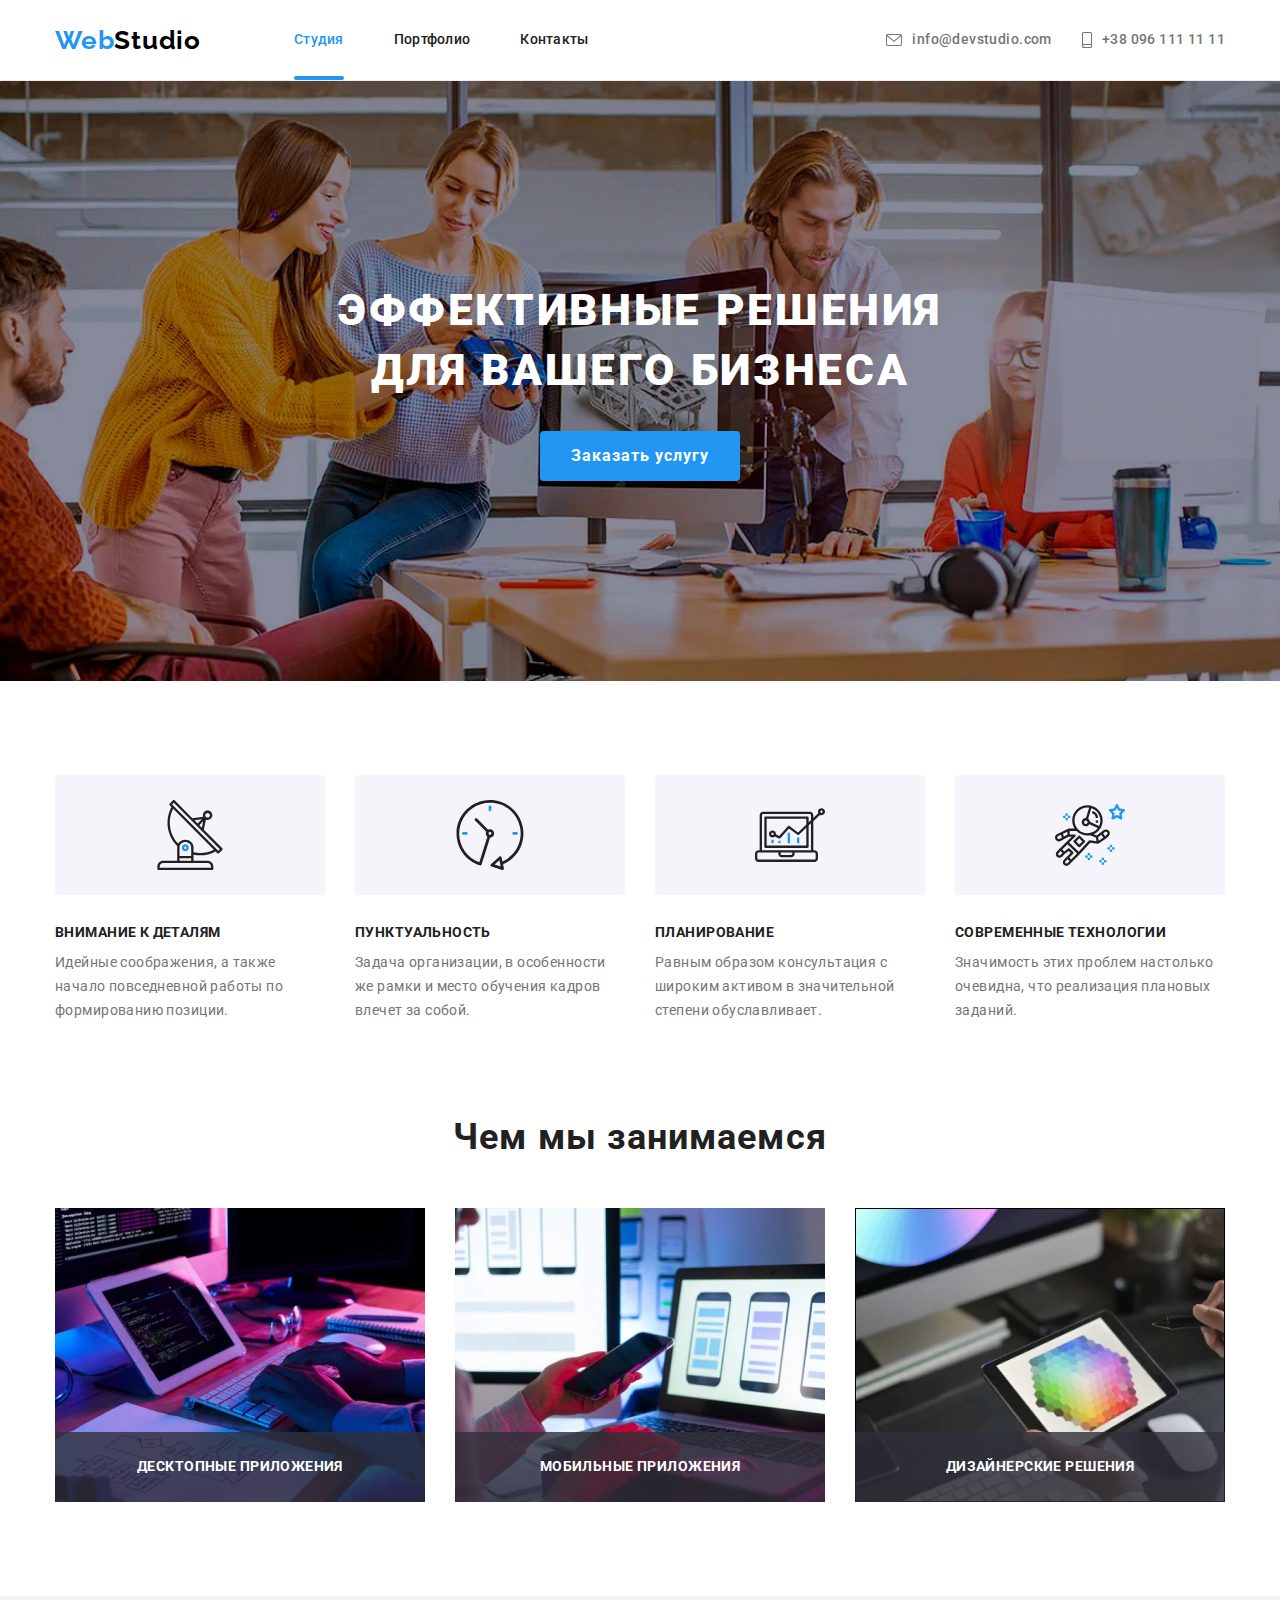
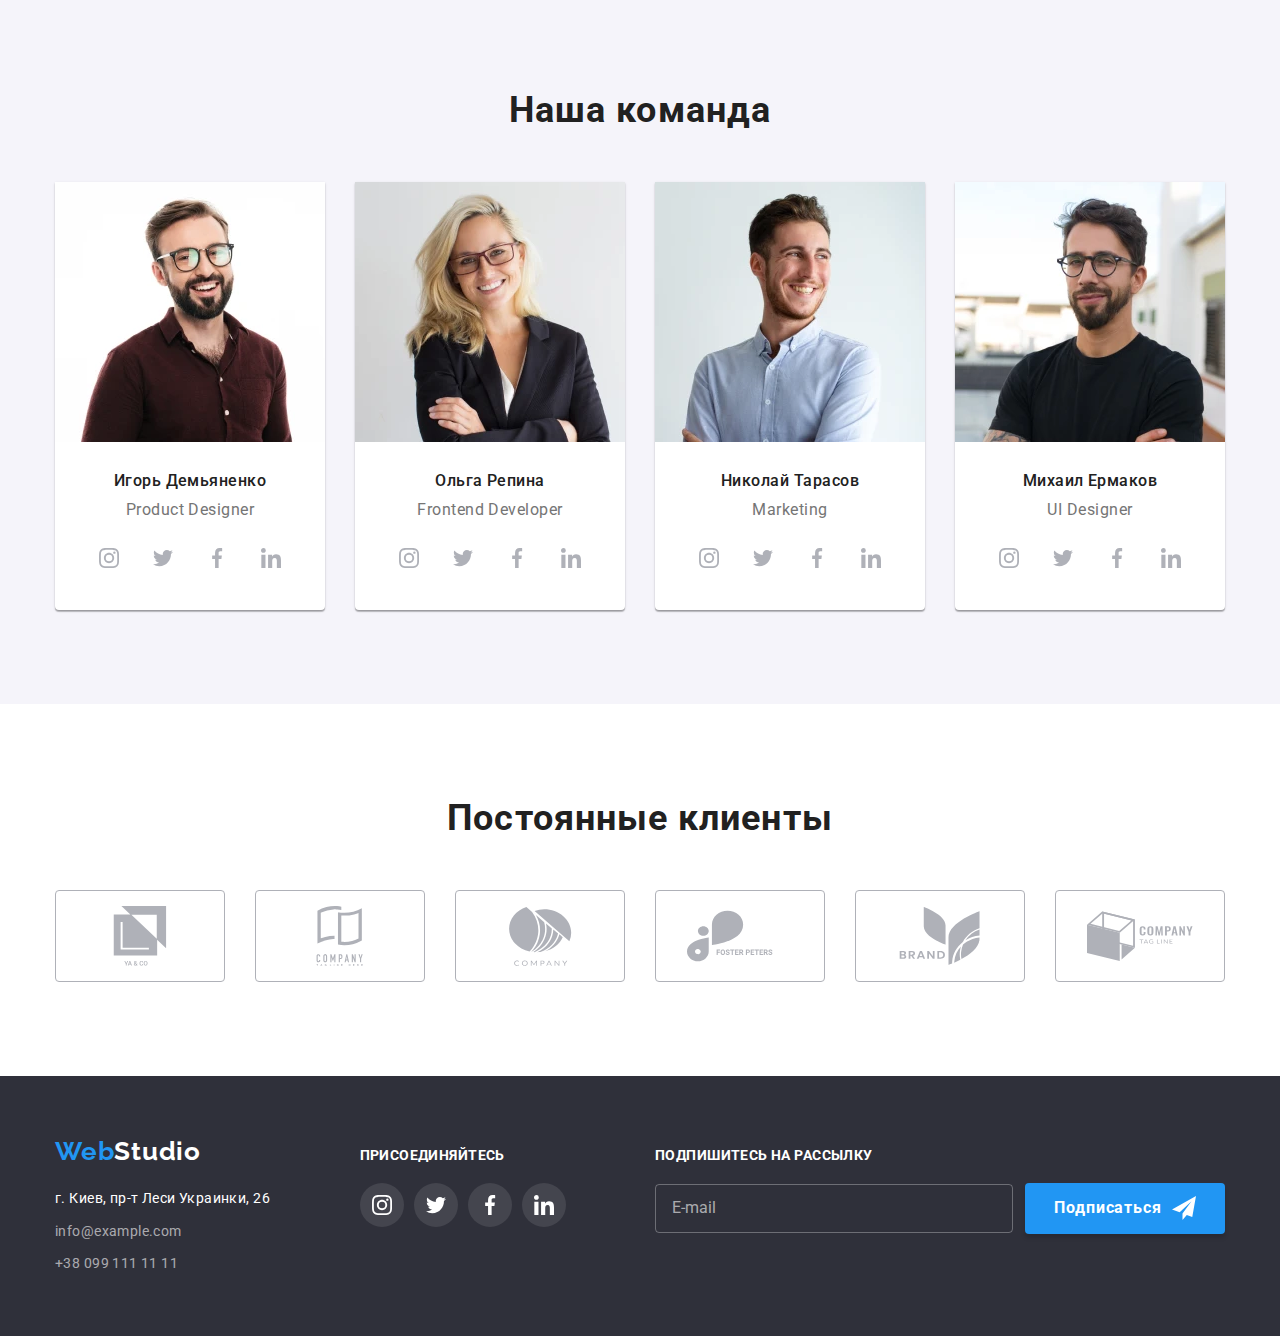
<file: index.html>
<!DOCTYPE html>
<html lang="ru">
  <head>
    <meta charset="UTF-8" />
    <meta http-equiv="X-UA-Compatible" content="IE=edge" />
    <meta name="viewport" content="width=device-width, initial-scale=1.0" />
    <title>Web Studio</title>
    <!-- fonts -->
    <link rel="preconnect" href="https://fonts.googleapis.com" />
    <link rel="preconnect" href="https://fonts.gstatic.com" crossorigin />
    <link
      rel="stylesheet"
      href="https://fonts.googleapis.com/css2?family=Montserrat:wght@400;700&family=Raleway:wght@700&family=Roboto:wght@400;500;700;900&display=swap"
    />
    <!-- Normalize -->
    <link
      rel="stylesheet"
      href="https://cdn.jsdelivr.net/npm/modern-normalize@1.1.0/modern-normalize.css"
      integrity="sha256-tNxXsOT6dx9hXElc6ZSLWyMEp94gnMIxPGrJqzCZ1Ww="
      crossorigin="anonymous"
    />
    <!-- custom styles -->
    <link rel="stylesheet" href="./css/main.min.css" />
  </head>

  <body>
    <!-- Шапка сайта -->
    <header class="header">
      <div class="container header__container">
        <a class="link logo" href="./index.html"
          >Web<span class="logo--black">Studio</span></a
        >

        <button
          class="btn mob-menu-btn mob-menu-btn--open"
          data-menu-button
          type="button"
        >
          <svg width="40" height="40" aria-label="Кнопка открытия меню">
            <use
              class="mob-menu-btn__icon-burger"
              href="./images/sprite.svg#menu-burger"
            ></use>
            <use
              class="mob-menu-btn__icon-close"
              href="./images/sprite.svg#menu-close"
            ></use>
          </svg>
        </button>

        <div class="mobile-menu__group" data-menu>
          <nav class="header__navigation">
            <ul class="list menu">
              <li class="menu__item">
                <a
                  class="link menu__link menu__link--active"
                  href="./index.html"
                  >Студия</a
                >
              </li>

              <li class="menu__item">
                <a class="link menu__link" href="./portfolio.html">Портфолио</a>
              </li>

              <li class="menu__item">
                <a class="link menu__link" href="">Контакты</a>
              </li>
            </ul>
          </nav>

          <ul class="list contact header__contact">
            <li class="contact__item">
              <a
                class="link contact__link header__contact-link--mob-mail"
                href="mailto:info@devstudio.com"
              >
                <svg class="contact__icon" width="16" height="12">
                  <use href="./images/sprite.svg#mail"></use>
                </svg>
                info@devstudio.com</a
              >
            </li>

            <li class="contact__item">
              <a
                class="link contact__link header__contact-link--mob-tel"
                href="tel:+380961111111"
              >
                <svg class="contact__icon" width="10" height="16">
                  <use href="./images/sprite.svg#smartphone"></use>
                </svg>
                +38 096 111 11 11</a
              >
            </li>
          </ul>

          <ul class="list mobile-menu__social-list">
            <li class="mobile-menu__social-item">
              <a class="link mobile-menu__social-link" href="">Instagram</a>
            </li>
            <li class="mobile-menu__social-item">
              <a class="link mobile-menu__social-link" href="">Twitter</a>
            </li>
            <li class="mobile-menu__social-item">
              <a class="link mobile-menu__social-link" href="">Facebook</a>
            </li>
            <li class="mobile-menu__social-item">
              <a class="link mobile-menu__social-link" href="">LinkedIn</a>
            </li>
          </ul>
        </div>
      </div>
    </header>

    <main class="main">
      <!-- Блок Герой -->
      <section class="hero">
        <div class="container hero__container">
          <h1 class="hero__title">Эффективные решения для вашего бизнеса</h1>
          <div class="blas">
            <button class="btn btn-standart" data-modal-open type="button">
              Заказать услугу
            </button>
          </div>

          <div class="backdrop is-hidden" data-modal>
            <div class="modal">
              <button class="btn btn-close" data-modal-close type="button">
                <svg class="btn-close__icon" width="18" height="18">
                  <use href="./images/sprite.svg#close"></use>
                </svg>
              </button>

              <b class="modal__title"
                >Оставьте свои данные, мы вам перезвоним</b
              >

              <form class="form modal__form">
                <label class="form__label">
                  <span class="form__label-text"> Имя </span>
                  <span class="form__input-box">
                    <input class="form__input" type="text" name="name" />
                    <svg class="form__icon" width="18" height="18">
                      <use href="./images/sprite.svg#person"></use>
                    </svg>
                  </span>
                </label>

                <label class="form__label">
                  <span class="form__label-text"> Телефон </span>
                  <span class="form__input-box">
                    <input class="form__input" type="tel" name="tel" />
                    <svg class="form__icon" width="18" height="18">
                      <use href="./images/sprite.svg#phone"></use>
                    </svg>
                  </span>
                </label>

                <label class="form__label">
                  <span class="form__label-text"> Почта </span>
                  <span class="form__input-box">
                    <input class="form__input" type="email" name="mail" />
                    <svg class="form__icon" width="18" height="18">
                      <use href="./images/sprite.svg#email"></use>
                    </svg>
                  </span>
                </label>

                <label class="form__label comment">
                  <span class="form__label-text"> Комментарий </span>
                  <textarea
                    class="form__textarea"
                    name="coment"
                    cols="30"
                    rows="5"
                    placeholder="Введите текст"
                  ></textarea>
                </label>

                <label class="form__label confirm">
                  <input
                    class="form__checkbox"
                    type="checkbox"
                    name="checkbox"
                  />
                  <svg class="form__custom-checkbox" width="15" height="15">
                    <use href="./images/sprite.svg#icon-check"></use>
                  </svg>
                  <span class="confirm__label-text">
                    Соглашаюсь с рассылкой и принимаю
                    <a class="confirm__link-checkbox" href=""
                      >Условия договора</a
                    >
                  </span>
                </label>

                <button class="btn form__btn-submit" type="submit">
                  Отправить
                </button>
              </form>
            </div>
          </div>
        </div>
      </section>

      <!-- Особенности -->
      <section class="particular">
        <div class="container particular__container">
          <h2 class="visually-hidden">Особенности</h2>

          <ul class="particular__card-list list">
            <li class="particular__card">
              <div class="particular__icon-box">
                <svg width="70" height="70">
                  <use href="./images/sprite.svg#antenna"></use>
                </svg>
              </div>
              <h3 class="particular__card-title">Внимание к деталям</h3>

              <p class="particular__card-text">
                Идейные соображения, а также начало повседневной работы по
                формированию позиции.
              </p>
            </li>

            <li class="particular__card">
              <div class="particular__icon-box">
                <svg width="70" height="70">
                  <use href="./images/sprite.svg#clock"></use>
                </svg>
              </div>
              <h3 class="particular__card-title">Пунктуальность</h3>

              <p class="particular__card-text">
                Задача организации, в особенности же рамки и место обучения
                кадров влечет за собой.
              </p>
            </li>

            <li class="particular__card">
              <div class="particular__icon-box">
                <svg width="70" height="70">
                  <use href="./images/sprite.svg#diagram"></use>
                </svg>
              </div>
              <h3 class="particular__card-title">Планирование</h3>

              <p class="particular__card-text">
                Равным образом консультация с широким активом в значительной
                степени обуславливает.
              </p>
            </li>

            <li class="particular__card">
              <div class="particular__icon-box">
                <svg width="70" height="70">
                  <use href="./images/sprite.svg#astronaut"></use>
                </svg>
              </div>
              <h3 class="particular__card-title">Современные технологии</h3>

              <p class="particular__card-text">
                Значимость этих проблем настолько очевидна, что реализация
                плановых заданий.
              </p>
            </li>
          </ul>
        </div>
      </section>

      <!-- Чем мы занимаемся -->
      <section class="we-do">
        <div class="container">
          <h2 class="we-do__title">Чем мы занимаемся</h2>

          <ul class="we-do__list list">
            <li class="we-do__list-item">
              <picture>
                <source
                  media="(min-width: 1200px)"
                  srcset="
                    ./images/what-do/webp/box-1.webp    1x,
                    ./images/what-do/webp/box@2x-1.webp 2x
                  "
                  type="image/webp"
                />
                <source
                  media="(min-width: 1200px)"
                  srcset="
                    ./images/what-do/optim/box-1.jpg    1x,
                    ./images/what-do/optim/box@2x-1.jpg 2x
                  "
                  type="image/jpg"
                />

                <img
                  src="./images/what-do/optim/box-1.jpg"
                  alt="Десктопные приложения"
                  width="370"
                  height="294"
                />
              </picture>
              <p class="we-do__subtitle">Десктопные приложения</p>
            </li>

            <li class="we-do__list-item">
              <picture>
                <source
                  media="(min-width: 1200px)"
                  srcset="
                    ./images/what-do/webp/box-2.webp    1x,
                    ./images/what-do/webp/box@2x-2.webp 2x
                  "
                  type="image/webp"
                />
                <source
                  media="(min-width: 1200px)"
                  srcset="
                    ./images/what-do/optim/box-2.jpg    1x,
                    ./images/what-do/optim/box@2x-2.jpg 2x
                  "
                  type="image/jpg"
                />

                <img
                  src="./images/what-do/optim/box-2.jpg"
                  alt="Мобильные приложения"
                  width="370"
                  height="294"
                />
              </picture>
              <p class="we-do__subtitle">Мобильные приложения</p>
            </li>

            <li class="we-do__list-item">
              <picture>
                <source
                  media="(min-width: 1200px)"
                  srcset="
                    ./images/what-do/webp/box-3.webp    1x,
                    ./images/what-do/webp/box@2x-3.webp 2x
                  "
                  type="image/webp"
                />
                <source
                  media="(min-width: 1200px)"
                  srcset="
                    ./images/what-do/optim/box-3.jpg    1x,
                    ./images/what-do/optim/box@2x-3.jpg 2x
                  "
                  type="image/jpg"
                />

                <img
                  src="./images/what-do/optim/box-3.jpg"
                  alt="Дизайнерские решения"
                  width="370"
                  height="294"
                />
              </picture>
              <p class="we-do__subtitle">Дизайнерские решения</p>
            </li>
          </ul>
        </div>
      </section>

      <!-- Наша команда -->
      <section class="team">
        <div class="container">
          <h2 class="team__title">Наша команда</h2>

          <ul class="team__card-list list">
            <li class="team__card">
              <picture>
                <!-- Набір зображень для десктопних екранів -->
                <source
                  media="(min-width: 1200px)"
                  srcset="
                    ./images/team/webp/spec-1.webp    1x,
                    ./images/team/webp/spec@2x-1.webp 2x
                  "
                  type="image/webp"
                />
                <source
                  media="(min-width: 1200px)"
                  srcset="
                    ./images/team/optim/spec-1.jpg    1x,
                    ./images/team/optim/spec@2x-1.jpg 2x
                  "
                  type="image/jpg"
                />
                <!-- Набір зображень для планшетних екранів -->
                <source
                  media="(min-width: 768px)"
                  srcset="
                    ./images/team/webp/spec-tab-1.webp    1x,
                    ./images/team/webp/spec-tab@2x-1.webp 2x
                  "
                  type="image/webp"
                />
                <source
                  media="(min-width: 768px)"
                  srcset="
                    ./images/team/optim/spec-tab-1.jpg    1x,
                    ./images/team/optim/spec-tab@2x-1.jpg 2x
                  "
                  type="image/jpg"
                />
                <!-- Набір зображень для мобільних екранів -->
                <source
                  media="(max-width: 767px)"
                  srcset="
                    ./images/team/webp/spec-mob-1.webp    1x,
                    ./images/team/webp/spec-mob@2x-1.webp 2x
                  "
                  type="image/webp"
                />
                <source
                  media="(max-width: 767px)"
                  srcset="
                    ./images/team/optim/spec-mob-1.jpg    1x,
                    ./images/team/optim/spec-mob@2x-1.jpg 2x
                  "
                  type="image/jpg"
                />

                <img
                  class="team__photo"
                  src="./images/team/optim/spec-1.jpg"
                  alt="Игорь Демьяненко"
                  width="270"
                  height="260"
                />
              </picture>

              <div class="team__card-content">
                <h3 class="team__card-title">Игорь Демьяненко</h3>

                <p class="team__card-text" lang="en">Product Designer</p>

                <ul class="social-list list">
                  <li class="social-list__item">
                    <a
                      class="social-list__link link"
                      href=""
                      aria-label="иконка instagram"
                    >
                      <svg class="social-list__icon" width="20" height="20">
                        <use href="./images/sprite.svg#instagram"></use>
                      </svg>
                    </a>
                  </li>

                  <li class="social-list__item">
                    <a
                      class="social-list__link link"
                      href=""
                      aria-label="иконка twitter"
                    >
                      <svg class="social-list__icon" width="20" height="20">
                        <use href="./images/sprite.svg#twitter"></use>
                      </svg>
                    </a>
                  </li>

                  <li class="social-list__item">
                    <a
                      class="social-list__link link"
                      href=""
                      aria-label="иконка facebook"
                    >
                      <svg class="social-list__icon" width="20" height="20">
                        <use href="./images/sprite.svg#facebook"></use>
                      </svg>
                    </a>
                  </li>

                  <li class="social-list__item">
                    <a
                      class="social-list__link link"
                      href=""
                      aria-label="иконка linkedin"
                    >
                      <svg class="social-list__icon" width="20" height="20">
                        <use href="./images/sprite.svg#linkedin"></use>
                      </svg>
                    </a>
                  </li>
                </ul>
              </div>
            </li>

            <li class="team__card">
              <picture>
                <!-- Набір зображень для десктопних екранів -->
                <source
                  media="(min-width: 1200px)"
                  srcset="
                    ./images/team/webp/spec-2.webp    1x,
                    ./images/team/webp/spec@2x-2.webp 2x
                  "
                  type="image/webp"
                />
                <source
                  media="(min-width: 1200px)"
                  srcset="
                    ./images/team/optim/spec-2.jpg    1x,
                    ./images/team/optim/spec@2x-2.jpg 2x
                  "
                  type="image/jpg"
                />
                <!-- Набір зображень для планшетних екранів -->
                <source
                  media="(min-width: 768px)"
                  srcset="
                    ./images/team/webp/spec-tab-2.webp    1x,
                    ./images/team/webp/spec-tab@2x-2.webp 2x
                  "
                  type="image/webp"
                />
                <source
                  media="(min-width: 768px)"
                  srcset="
                    ./images/team/optim/spec-tab-2.jpg    1x,
                    ./images/team/optim/spec-tab@2x-2.jpg 2x
                  "
                  type="image/jpg"
                />
                <!-- Набір зображень для мобільних екранів -->
                <source
                  media="(max-width: 767px)"
                  srcset="
                    ./images/team/webp/spec-mob-2.webp    1x,
                    ./images/team/webp/spec-mob@2x-2.webp 2x
                  "
                  type="image/webp"
                />
                <source
                  media="(max-width: 767px)"
                  srcset="
                    ./images/team/optim/spec-mob-2.jpg    1x,
                    ./images/team/optim/spec-mob@2x-2.jpg 2x
                  "
                  type="image/jpg"
                />

                <img
                  class="team__photo"
                  src="./images/team/optim/spec-2.jpg"
                  alt="Ольга Репина"
                  width="270"
                  height="260"
                />
              </picture>

              <div class="team__card-content">
                <h3 class="team__card-title">Ольга Репина</h3>

                <p class="team__card-text" lang="en">Frontend Developer</p>

                <ul class="social-list list">
                  <li class="social-list__item">
                    <a
                      class="social-list__link link"
                      href=""
                      aria-label="иконка instagram"
                    >
                      <svg class="social-list__icon" width="20" height="20">
                        <use href="./images/sprite.svg#instagram"></use>
                      </svg>
                    </a>
                  </li>

                  <li class="social-list__item">
                    <a
                      class="social-list__link link"
                      href=""
                      aria-label="иконка twitter"
                    >
                      <svg class="social-list__icon" width="20" height="20">
                        <use href="./images/sprite.svg#twitter"></use>
                      </svg>
                    </a>
                  </li>

                  <li class="social-list__item">
                    <a
                      class="social-list__link link"
                      href=""
                      aria-label="иконка facebook"
                    >
                      <svg class="social-list__icon" width="20" height="20">
                        <use href="./images/sprite.svg#facebook"></use>
                      </svg>
                    </a>
                  </li>

                  <li class="social-list__item">
                    <a
                      class="social-list__link link"
                      href=""
                      aria-label="иконка linkedin"
                    >
                      <svg class="social-list__icon" width="20" height="20">
                        <use href="./images/sprite.svg#linkedin"></use>
                      </svg>
                    </a>
                  </li>
                </ul>
              </div>
            </li>

            <li class="team__card">
              <picture>
                <!-- Набір зображень для десктопних екранів -->
                <source
                  media="(min-width: 1200px)"
                  srcset="
                    ./images/team/webp/spec-3.webp    1x,
                    ./images/team/webp/spec@2x-3.webp 2x
                  "
                  type="image/webp"
                />
                <source
                  media="(min-width: 1200px)"
                  srcset="
                    ./images/team/optim/spec-3.jpg    1x,
                    ./images/team/optim/spec@2x-3.jpg 2x
                  "
                  type="image/jpg"
                />
                <!-- Набір зображень для планшетних екранів -->
                <source
                  media="(min-width: 768px)"
                  srcset="
                    ./images/team/webp/spec-tab-3.webp    1x,
                    ./images/team/webp/spec-tab@2x-3.webp 2x
                  "
                  type="image/webp"
                />
                <source
                  media="(min-width: 768px)"
                  srcset="
                    ./images/team/optim/spec-tab-3.jpg    1x,
                    ./images/team/optim/spec-tab@2x-3.jpg 2x
                  "
                  type="image/jpg"
                />
                <!-- Набір зображень для мобільних екранів -->
                <source
                  media="(max-width: 767px)"
                  srcset="
                    ./images/team/webp/spec-mob-3.webp    1x,
                    ./images/team/webp/spec-mob@2x-3.webp 2x
                  "
                  type="image/webp"
                />
                <source
                  media="(max-width: 767px)"
                  srcset="
                    ./images/team/optim/spec-mob-3.jpg    1x,
                    ./images/team/optim/spec-mob@2x-3.jpg 2x
                  "
                  type="image/jpg"
                />

                <img
                  class="team__photo"
                  src="./images/team/optim/spec-3.jpg"
                  alt="Николай Тарасов"
                  width="270"
                  height="260"
                />
              </picture>

              <div class="team__card-content">
                <h3 class="team__card-title">Николай Тарасов</h3>

                <p class="team__card-text" lang="en">Marketing</p>

                <ul class="social-list list">
                  <li class="social-list__item">
                    <a
                      class="social-list__link link"
                      href=""
                      aria-label="иконка instagram"
                    >
                      <svg class="social-list__icon" width="20" height="20">
                        <use href="./images/sprite.svg#instagram"></use>
                      </svg>
                    </a>
                  </li>

                  <li class="social-list__item">
                    <a
                      class="social-list__link link"
                      href=""
                      aria-label="иконка twitter"
                    >
                      <svg class="social-list__icon" width="20" height="20">
                        <use href="./images/sprite.svg#twitter"></use>
                      </svg>
                    </a>
                  </li>

                  <li class="social-list__item">
                    <a
                      class="social-list__link link"
                      href=""
                      aria-label="иконка facebook"
                    >
                      <svg class="social-list__icon" width="20" height="20">
                        <use href="./images/sprite.svg#facebook"></use>
                      </svg>
                    </a>
                  </li>

                  <li class="social-list__item">
                    <a
                      class="social-list__link link"
                      href=""
                      aria-label="иконка linkedin"
                    >
                      <svg class="social-list__icon" width="20" height="20">
                        <use href="./images/sprite.svg#linkedin"></use>
                      </svg>
                    </a>
                  </li>
                </ul>
              </div>
            </li>

            <li class="team__card">
              <picture>
                <!-- Набір зображень для десктопних екранів -->
                <source
                  media="(min-width: 1200px)"
                  srcset="
                    ./images/team/webp/spec-4.webp    1x,
                    ./images/team/webp/spec@2x-4.webp 2x
                  "
                  type="image/webp"
                />
                <source
                  media="(min-width: 1200px)"
                  srcset="
                    ./images/team/optim/spec-4.jpg    1x,
                    ./images/team/optim/spec@2x-4.jpg 2x
                  "
                  type="image/jpg"
                />
                <!-- Набір зображень для планшетних екранів -->
                <source
                  media="(min-width: 768px)"
                  srcset="
                    ./images/team/webp/spec-tab-4.webp    1x,
                    ./images/team/webp/spec-tab@2x-4.webp 2x
                  "
                  type="image/webp"
                />
                <source
                  media="(min-width: 768px)"
                  srcset="
                    ./images/team/optim/spec-tab-4.jpg    1x,
                    ./images/team/optim/spec-tab@2x-4.jpg 2x
                  "
                  type="image/jpg"
                />
                <!-- Набір зображень для мобільних екранів -->
                <source
                  media="(max-width: 767px)"
                  srcset="
                    ./images/team/webp/spec-mob-4.webp    1x,
                    ./images/team/webp/spec-mob@2x-4.webp 2x
                  "
                  type="image/webp"
                />
                <source
                  media="(max-width: 767px)"
                  srcset="
                    ./images/team/optim/spec-mob-4.jpg    1x,
                    ./images/team/optim/spec-mob@2x-4.jpg 2x
                  "
                  type="image/jpg"
                />

                <img
                  class="team__photo"
                  src="./images/team/optim/spec-4.jpg"
                  alt="Михаил Ермаков"
                  width="270"
                  height="260"
                />
              </picture>

              <div class="team__card-content">
                <h3 class="team__card-title">Михаил Ермаков</h3>

                <p class="team__card-text" lang="en">UI Designer</p>

                <ul class="social-list list">
                  <li class="social-list__item">
                    <a
                      class="social-list__link link"
                      href=""
                      aria-label="иконка instagram"
                    >
                      <svg class="social-list__icon" width="20" height="20">
                        <use href="./images/sprite.svg#instagram"></use>
                      </svg>
                    </a>
                  </li>

                  <li class="social-list__item">
                    <a
                      class="social-list__link link"
                      href=""
                      aria-label="иконка twitter"
                    >
                      <svg class="social-list__icon" width="20" height="20">
                        <use href="./images/sprite.svg#twitter"></use>
                      </svg>
                    </a>
                  </li>

                  <li class="social-list__item">
                    <a
                      class="social-list__link link"
                      href=""
                      aria-label="иконка facebook"
                    >
                      <svg class="social-list__icon" width="20" height="20">
                        <use href="./images/sprite.svg#facebook"></use>
                      </svg>
                    </a>
                  </li>

                  <li class="social-list__item">
                    <a
                      class="social-list__link link"
                      href=""
                      aria-label="иконка linkedin"
                    >
                      <svg class="social-list__icon" width="20" height="20">
                        <use href="./images/sprite.svg#linkedin"></use>
                      </svg>
                    </a>
                  </li>
                </ul>
              </div>
            </li>
          </ul>
        </div>
      </section>

      <!-- Постояные клиенты -->
      <section class="clients">
        <div class="container">
          <h2 class="clients__title">Постоянные клиенты</h2>

          <ul class="clients__list list">
            <li class="clients__box">
              <a class="clients__link link" aria-label="клиет 1" href="">
                <svg class="clients__icon" width="106" height="60">
                  <use href="./images/sprite.svg#client-1"></use>
                </svg>
              </a>
            </li>

            <li class="clients__box">
              <a class="clients__link link" aria-label="клиет 2" href="">
                <svg class="clients__icon" width="106" height="60">
                  <use href="./images/sprite.svg#client-2"></use>
                </svg>
              </a>
            </li>

            <li class="clients__box">
              <a class="clients__link link" aria-label="клиет 3" href="">
                <svg class="clients__icon" width="106" height="60">
                  <use href="./images/sprite.svg#client-3"></use>
                </svg>
              </a>
            </li>

            <li class="clients__box">
              <a class="clients__link link" aria-label="клиет 4" href="">
                <svg class="clients__icon" width="106" height="60">
                  <use href="./images/sprite.svg#client-4"></use>
                </svg>
              </a>
            </li>

            <li class="clients__box">
              <a class="clients__link link" aria-label="клиет 5" href="">
                <svg class="clients__icon" width="106" height="60">
                  <use href="./images/sprite.svg#client-5"></use>
                </svg>
              </a>
            </li>

            <li class="clients__box">
              <a class="clients__link link" aria-label="клиет 6" href="">
                <svg class="clients__icon" width="106" height="60">
                  <use href="./images/sprite.svg#client-6"></use>
                </svg>
              </a>
            </li>
          </ul>
        </div>
      </section>
    </main>

    <!-- Подвал -->
    <footer class="footer">
      <div class="container footer__container">
        <div class="footer__element logo-address">
          <a class="link logo footer__logo" href="./index.html"
            >Web<span class="logo--white">Studio</span></a
          >

          <address class="address">
            <p class="address__text">г. Киев, пр-т Леси Украинки, 26</p>

            <ul class="address__conatacts list">
              <li class="address__contact">
                <a class="address__link link" href="mailto:info@example.com"
                  >info@example.com</a
                >
              </li>
              <li class="address__contact">
                <a class="link address__link" href="tel:+380991111111"
                  >+38 099 111 11 11</a
                >
              </li>
            </ul>
          </address>
        </div>

        <div class="footer__element social-box">
          <h3 class="social-box__title">присоединяйтесь</h3>

          <ul class="social-list list">
            <li class="social-list__item">
              <a
                class="social-list__link social-list__link--theme-dark link"
                href=""
                aria-label="иконка instagram"
              >
                <svg class="social-list__icon" width="20" height="20">
                  <use href="./images/sprite.svg#instagram"></use>
                </svg>
              </a>
            </li>

            <li class="social-list__item">
              <a
                class="social-list__link social-list__link--theme-dark link"
                href=""
                aria-label="иконка twitter"
              >
                <svg class="social-list__icon" width="20" height="20">
                  <use href="./images/sprite.svg#twitter"></use>
                </svg>
              </a>
            </li>

            <li class="social-list__item">
              <a
                class="social-list__link social-list__link--theme-dark link"
                href=""
                aria-label="иконка facebook"
              >
                <svg class="social-list__icon" width="20" height="20">
                  <use href="./images/sprite.svg#facebook"></use>
                </svg>
              </a>
            </li>

            <li class="social-list__item">
              <a
                class="social-list__link social-list__link--theme-dark link"
                href=""
                aria-label="иконка linkedin"
              >
                <svg class="social-list__icon" width="20" height="20">
                  <use href="./images/sprite.svg#linkedin"></use>
                </svg>
              </a>
            </li>
          </ul>
        </div>
        <div class="footer__element subscribe">
          <p class="subscribe__label">Подпишитесь на рассылку</p>
          <form class="subscribe-form">
            <input
              class="subscribe-form__input"
              type="email"
              name="mail"
              placeholder="E-mail"
            />
            <button
              class="btn-standart btn-standart--add-icon btn"
              type="submit"
            >
              Подписаться
              <svg
                class="subscribe-form__icon btn-standart__icon--end"
                width="24"
                height="24"
              >
                <use href="./images/sprite.svg#send"></use>
              </svg>
            </button>
          </form>
        </div>
      </div>
    </footer>
    <script src="./js/mobile-menu.js"></script>
    <script src="./js/modal.js"></script>
  </body>
</html>
</file>
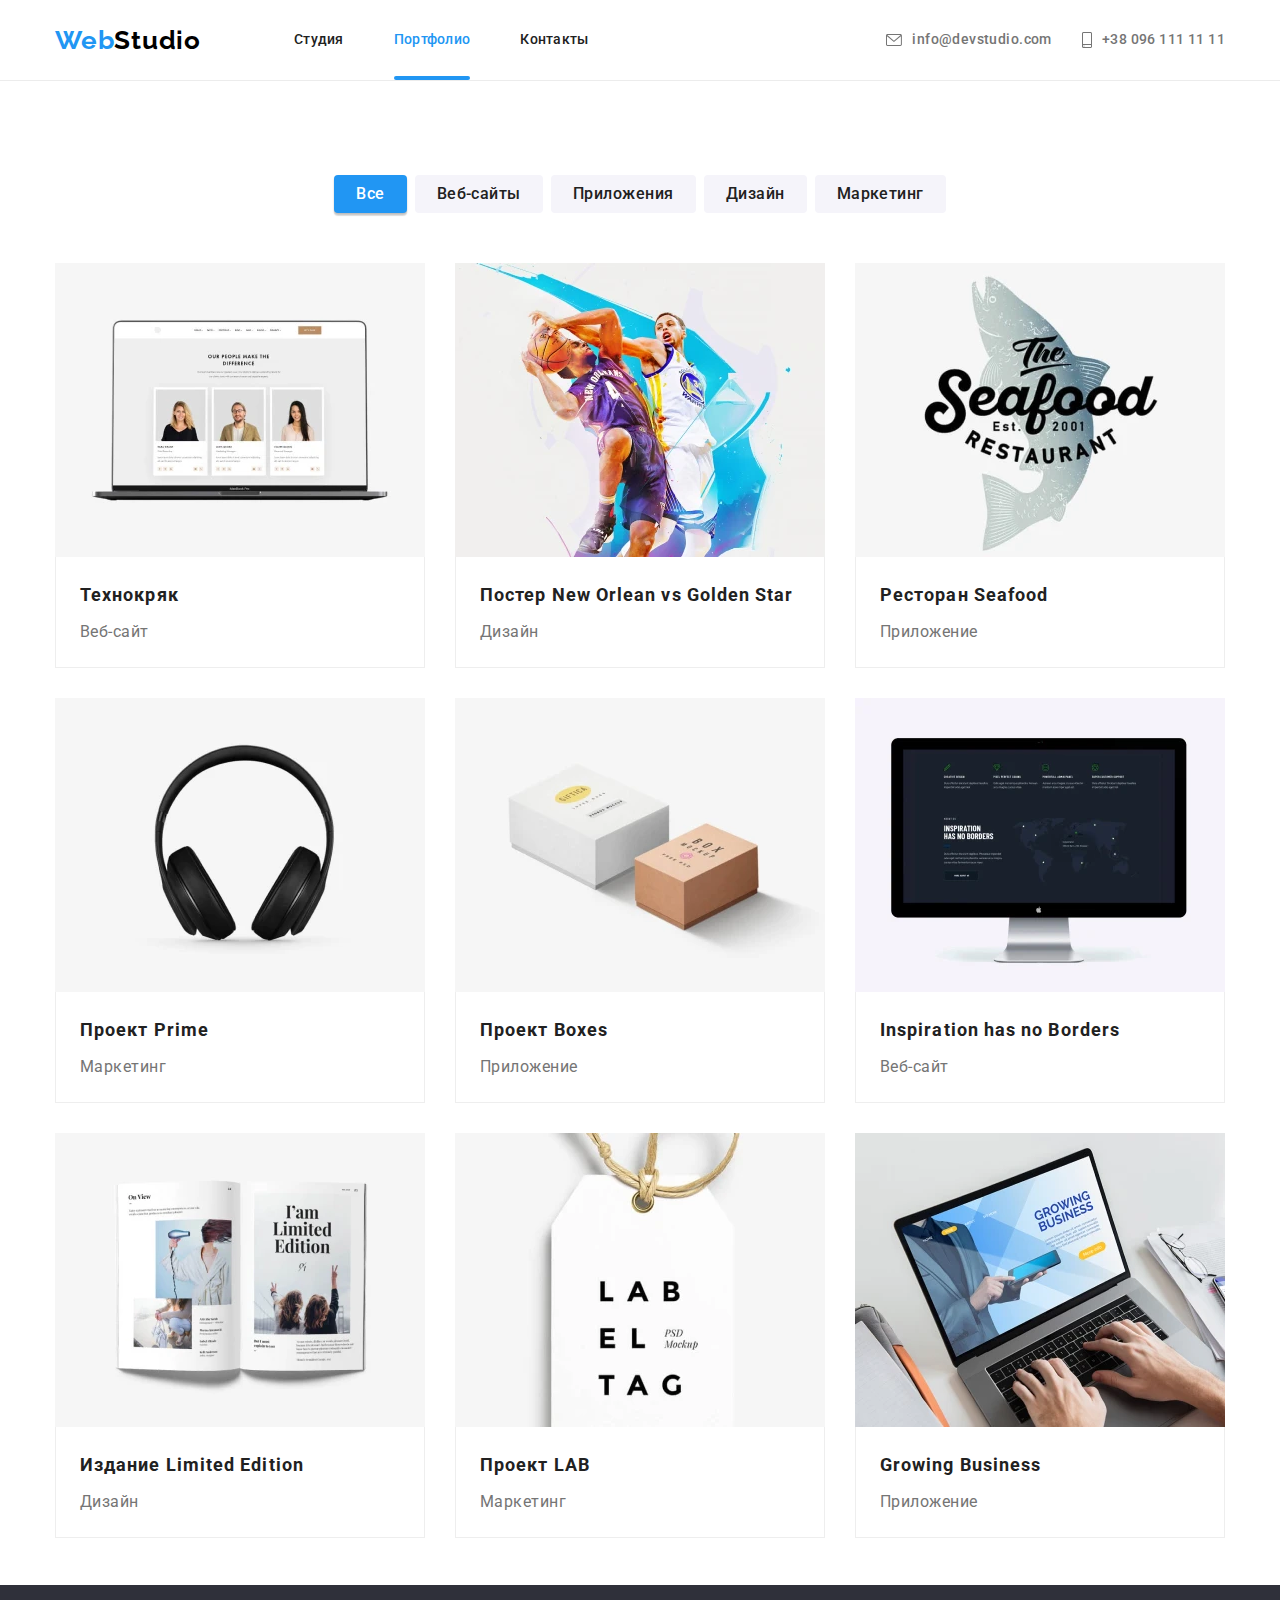
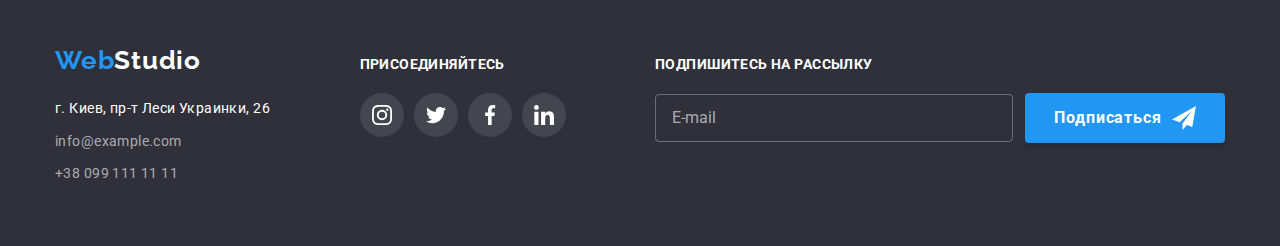
<file: portfolio.html>
<!DOCTYPE html>
<html lang="ru">
  <head>
    <meta charset="UTF-8" />
    <meta http-equiv="X-UA-Compatible" content="IE=edge" />
    <meta name="viewport" content="width=device-width, initial-scale=1.0" />
    <title>GoIThomework</title>
    <!-- fonts -->
    <link rel="preconnect" href="https://fonts.googleapis.com" />
    <link rel="preconnect" href="https://fonts.gstatic.com" crossorigin />
    <link
      href="https://fonts.googleapis.com/css2?family=Montserrat:wght@400;700&family=Raleway:wght@700&family=Roboto:wght@400;500;700;900&display=swap"
      rel="stylesheet"
    />
    <!--normalize-->
    <link
      rel="stylesheet"
      href="https://cdn.jsdelivr.net/npm/modern-normalize@1.1.0/modern-normalize.css"
      integrity="sha256-tNxXsOT6dx9hXElc6ZSLWyMEp94gnMIxPGrJqzCZ1Ww="
      crossorigin="anonymous"
    />
    <!--custom styles-->
    <link rel="stylesheet" href="./css/main.min.css" />
  </head>

  <body>
    <!-- Шапка сайта -->
    <header class="header">
      <div class="container header__container">
        <a class="link logo" href="./index.html"
          >Web<span class="logo--black">Studio</span></a
        >

        <button
          class="btn mob-menu-btn mob-menu-btn--open"
          data-menu-button
          type="button"
        >
          <svg width="40" height="40" aria-label="Кнопка открытия меню">
            <use
              class="mob-menu-btn__icon-burger"
              href="./images/sprite.svg#menu-burger"
            ></use>
            <use
              class="mob-menu-btn__icon-close"
              href="./images/sprite.svg#menu-close"
            ></use>
          </svg>
        </button>

        <div class="mobile-menu__group" data-menu>
          <nav class="header__navigation">
            <ul class="list menu">
              <li class="menu__item">
                <a class="link menu__link" href="./index.html">Студия</a>
              </li>

              <li class="menu__item">
                <a
                  class="link menu__link menu__link--active"
                  href="./portfolio.html"
                  >Портфолио</a
                >
              </li>

              <li class="menu__item">
                <a class="link menu__link" href="">Контакты</a>
              </li>
            </ul>
          </nav>

          <ul class="list contact header__contact">
            <li class="contact__item">
              <a
                class="link contact__link header__contact-link--mob-mail"
                href="mailto:info@devstudio.com"
              >
                <svg class="contact__icon" width="16" height="12">
                  <use href="./images/sprite.svg#mail"></use>
                </svg>
                info@devstudio.com</a
              >
            </li>

            <li class="contact__item">
              <a
                class="link contact__link header__contact-link--mob-tel"
                href="tel:+380961111111"
              >
                <svg class="contact__icon" width="10" height="16">
                  <use href="./images/sprite.svg#smartphone"></use>
                </svg>
                +38 096 111 11 11</a
              >
            </li>
          </ul>

          <ul class="list mobile-menu__social-list">
            <li class="mobile-menu__social-item">
              <a class="link mobile-menu__social-link" href="">Instagram</a>
            </li>
            <li class="mobile-menu__social-item">
              <a class="link mobile-menu__social-link" href="">Twitter</a>
            </li>
            <li class="mobile-menu__social-item">
              <a class="link mobile-menu__social-link" href="">Facebook</a>
            </li>
            <li class="mobile-menu__social-item">
              <a class="link mobile-menu__social-link" href="">LinkedIn</a>
            </li>
          </ul>
        </div>
      </div>
    </header>

    <main>
      <!-- Портфолио -->
      <section class="portfolio">
        <div class="container">
          <h1 class="visually-hidden">Портфолио</h1>

          <!-- ========= FILTER ======== -->

          <ul class="list filter">
            <li class="filter__item">
              <button class="filter__btn btn filter__btn--active" type="button">
                Все
              </button>
            </li>
            <li class="filter__item">
              <button class="filter__btn btn" type="button">Веб-сайты</button>
            </li>
            <li class="filter__item">
              <button class="filter__btn btn" type="button">Приложения</button>
            </li>
            <li class="filter__item">
              <button class="filter__btn btn" type="button">Дизайн</button>
            </li>
            <li class="filter__item">
              <button class="filter__btn btn" type="button">Маркетинг</button>
            </li>
          </ul>

          <!-- ======== CARD ======= -->

          <ul class="cards-list list">
            <li class="card">
              <a class="card__link link" href="">
                <div class="card__overlay-box">
                  <picture>
                    <!-- Набір зображень для десктопних екранів -->
                    <source
                      media="(min-width: 1200px)"
                      srcset="
                        ./images/portfolio/webp/card-1.webp    1x,
                        ./images/portfolio/webp/card@2x-1.webp 2x
                      "
                      type="image/webp"
                    />
                    <source
                      media="(min-width: 1200px)"
                      srcset="
                        ./images/portfolio/optim/card-1.jpg    1x,
                        ./images/portfolio/optim/card@2x-1.jpg 2x
                      "
                      type="image/jpg"
                    />
                    <!-- Набір зображень для планшетних екранів -->
                    <source
                      media="(min-width: 768px)"
                      srcset="
                        ./images/portfolio/webp/card-tab-1.webp    1x,
                        ./images/portfolio/webp/card-tab@2x-1.webp 2x
                      "
                      type="image/webp"
                    />
                    <source
                      media="(min-width: 768px)"
                      srcset="
                        ./images/portfolio/optim/card-tab-1.jpg    1x,
                        ./images/portfolio/optim/card-tab@2x-1.jpg 2x
                      "
                      type="image/jpg"
                    />
                    <!-- Набір зображень для мобільних екранів -->
                    <source
                      media="(max-width: 767px)"
                      srcset="
                        ./images/portfolio/webp/card-mob-1.webp    1x,
                        ./images/portfolio/webp/card-mob@2x-1.webp 2x
                      "
                      type="image/webp"
                    />
                    <source
                      media="(max-width: 767px)"
                      srcset="
                        ./images/portfolio/optim/card-mob-1.jpg    1x,
                        ./images/portfolio/optim/card-mob@2x-1.jpg 2x
                      "
                      type="image/jpg"
                    />

                    <img
                      class="card__img"
                      src="./images/portfolio/optim/card-1.jpg"
                      alt="Технокряк"
                    />
                  </picture>
                  <p class="card__overlay">
                    Ресурс предлагает комплексные предложения с разным уровнем
                    функционала и сервисов. Все это позволит посетителю получить
                    исчерпывающие сведения о компании или частном лице.
                  </p>
                </div>
                <div class="card__content">
                  <h2 class="card__title">Технокряк</h2>
                  <p class="card__text">Веб-сайт</p>
                </div>
              </a>
            </li>

            <li class="card">
              <a class="card__link link" href="">
                <div class="card__overlay-box">
                  <picture>
                    <!-- Набір зображень для десктопних екранів -->
                    <source
                      media="(min-width: 1200px)"
                      srcset="
                        ./images/portfolio/webp/card-2.webp    1x,
                        ./images/portfolio/webp/card@2x-2.webp 2x
                      "
                      type="image/webp"
                    />
                    <source
                      media="(min-width: 1200px)"
                      srcset="
                        ./images/portfolio/optim/card-2.jpg    1x,
                        ./images/portfolio/optim/card@2x-2.jpg 2x
                      "
                      type="image/jpg"
                    />
                    <!-- Набір зображень для планшетних екранів -->
                    <source
                      media="(min-width: 768px)"
                      srcset="
                        ./images/portfolio/webp/card-tab-2.webp    1x,
                        ./images/portfolio/webp/card-tab@2x-2.webp 2x
                      "
                      type="image/webp"
                    />
                    <source
                      media="(min-width: 768px)"
                      srcset="
                        ./images/portfolio/optim/card-tab-2.jpg    1x,
                        ./images/portfolio/optim/card-tab@2x-2.jpg 2x
                      "
                      type="image/jpg"
                    />
                    <!-- Набір зображень для мобільних екранів -->
                    <source
                      media="(max-width: 767px)"
                      srcset="
                        ./images/portfolio/webp/card-mob-2.webp    1x,
                        ./images/portfolio/webp/card-mob@2x-2.webp 2x
                      "
                      type="image/webp"
                    />
                    <source
                      media="(max-width: 767px)"
                      srcset="
                        ./images/portfolio/optim/card-mob-2.jpg    1x,
                        ./images/portfolio/optim/card-mob@2x-2.jpg 2x
                      "
                      type="image/jpg"
                    />
                    <img
                      class="card__img"
                      src="./images/portfolio/optim/card-2.jpg"
                      alt="постер"
                    />
                  </picture>
                  <p class="card__overlay">
                    Ресурс предлагает комплексные предложения с разным уровнем
                    функционала и сервисов. Все это позволит посетителю получить
                    исчерпывающие сведения о компании или частном лице.
                  </p>
                </div>
                <div class="card__content">
                  <h2 class="card__title">Постер New Orlean vs Golden Star</h2>
                  <p class="card__text">Дизайн</p>
                </div>
              </a>
            </li>

            <li class="card">
              <a class="card__link link" href="">
                <div class="card__overlay-box">
                  <picture>
                    <!-- Набір зображень для десктопних екранів -->
                    <source
                      media="(min-width: 1200px)"
                      srcset="
                        ./images/portfolio/webp/card-3.webp    1x,
                        ./images/portfolio/webp/card@2x-3.webp 2x
                      "
                      type="image/webp"
                    />
                    <source
                      media="(min-width: 1200px)"
                      srcset="
                        ./images/portfolio/optim/card-3.jpg    1x,
                        ./images/portfolio/optim/card@2x-3.jpg 2x
                      "
                      type="image/jpg"
                    />
                    <!-- Набір зображень для планшетних екранів -->
                    <source
                      media="(min-width: 768px)"
                      srcset="
                        ./images/portfolio/webp/card-tab-3.webp    1x,
                        ./images/portfolio/webp/card-tab@2x-3.webp 2x
                      "
                      type="image/webp"
                    />
                    <source
                      media="(min-width: 768px)"
                      srcset="
                        ./images/portfolio/optim/card-tab-3.jpg    1x,
                        ./images/portfolio/optim/card-tab@2x-3.jpg 2x
                      "
                      type="image/jpg"
                    />
                    <!-- Набір зображень для мобільних екранів -->
                    <source
                      media="(max-width: 767px)"
                      srcset="
                        ./images/portfolio/webp/card-mob-3.webp    1x,
                        ./images/portfolio/webp/card-mob@2x-3.webp 2x
                      "
                      type="image/webp"
                    />
                    <source
                      media="(max-width: 767px)"
                      srcset="
                        ./images/portfolio/optim/card-mob-3.jpg    1x,
                        ./images/portfolio/optim/card-mob@2x-3.jpg 2x
                      "
                      type="image/jpg"
                    />
                    <img
                      class="card__img"
                      src="./images/portfolio/optim/card-3.jpg"
                      alt="ресторан"
                    />
                  </picture>
                  <p class="card__overlay">
                    Ресурс предлагает комплексные предложения с разным уровнем
                    функционала и сервисов. Все это позволит посетителю получить
                    исчерпывающие сведения о компании или частном лице.
                  </p>
                </div>
                <div class="card__content">
                  <h2 class="card__title">Ресторан Seafood</h2>
                  <p class="card__text">Приложение</p>
                </div>
              </a>
            </li>

            <li class="card">
              <a class="card__link link" href="">
                <div class="card__overlay-box">
                  <picture>
                    <!-- Набір зображень для десктопних екранів -->
                    <source
                      media="(min-width: 1200px)"
                      srcset="
                        ./images/portfolio/webp/card-4.webp    1x,
                        ./images/portfolio/webp/card@2x-4.webp 2x
                      "
                      type="image/webp"
                    />
                    <source
                      media="(min-width: 1200px)"
                      srcset="
                        ./images/portfolio/optim/card-4.jpg    1x,
                        ./images/portfolio/optim/card@2x-4.jpg 2x
                      "
                      type="image/jpg"
                    />
                    <!-- Набір зображень для планшетних екранів -->
                    <source
                      media="(min-width: 768px)"
                      srcset="
                        ./images/portfolio/webp/card-tab-4.webp    1x,
                        ./images/portfolio/webp/card-tab@2x-4.webp 2x
                      "
                      type="image/webp"
                    />
                    <source
                      media="(min-width: 768px)"
                      srcset="
                        ./images/portfolio/optim/card-tab-4.jpg    1x,
                        ./images/portfolio/optim/card-tab@2x-4.jpg 2x
                      "
                      type="image/jpg"
                    />
                    <!-- Набір зображень для мобільних екранів -->
                    <source
                      media="(max-width: 767px)"
                      srcset="
                        ./images/portfolio/webp/card-mob-4.webp    1x,
                        ./images/portfolio/webp/card-mob@2x-4.webp 2x
                      "
                      type="image/webp"
                    />
                    <source
                      media="(max-width: 767px)"
                      srcset="
                        ./images/portfolio/optim/card-mob-4.jpg    1x,
                        ./images/portfolio/optim/card-mob@2x-4.jpg 2x
                      "
                      type="image/jpg"
                    />
                    <img
                      class="card__img"
                      src="./images/portfolio/optim/card-4.jpg"
                      alt="проект prime"
                    />
                  </picture>
                  <p class="card__overlay">
                    Ресурс предлагает комплексные предложения с разным уровнем
                    функционала и сервисов. Все это позволит посетителю получить
                    исчерпывающие сведения о компании или частном лице.
                  </p>
                </div>
                <div class="card__content">
                  <h2 class="card__title">Проект Prime</h2>
                  <p class="card__text">Маркетинг</p>
                </div>
              </a>
            </li>

            <li class="card">
              <a class="card__link link" href="">
                <div class="card__overlay-box">
                  <picture>
                    <!-- Набір зображень для десктопних екранів -->
                    <source
                      media="(min-width: 1200px)"
                      srcset="
                        ./images/portfolio/webp/card-5.webp    1x,
                        ./images/portfolio/webp/card@2x-5.webp 2x
                      "
                      type="image/webp"
                    />
                    <source
                      media="(min-width: 1200px)"
                      srcset="
                        ./images/portfolio/optim/card-5.jpg    1x,
                        ./images/portfolio/optim/card@2x-5.jpg 2x
                      "
                      type="image/jpg"
                    />
                    <!-- Набір зображень для планшетних екранів -->
                    <source
                      media="(min-width: 768px)"
                      srcset="
                        ./images/portfolio/webp/card-tab-5.webp    1x,
                        ./images/portfolio/webp/card-tab@2x-5.webp 2x
                      "
                      type="image/webp"
                    />
                    <source
                      media="(min-width: 768px)"
                      srcset="
                        ./images/portfolio/optim/card-tab-5.jpg    1x,
                        ./images/portfolio/optim/card-tab@2x-5.jpg 2x
                      "
                      type="image/jpg"
                    />
                    <!-- Набір зображень для мобільних екранів -->
                    <source
                      media="(max-width: 767px)"
                      srcset="
                        ./images/portfolio/webp/card-mob-5.webp    1x,
                        ./images/portfolio/webp/card-mob@2x-5.webp 2x
                      "
                      type="image/webp"
                    />
                    <source
                      media="(max-width: 767px)"
                      srcset="
                        ./images/portfolio/optim/card-mob-5.jpg    1x,
                        ./images/portfolio/optim/card-mob@2x-5.jpg 2x
                      "
                      type="image/jpg"
                    />
                    <img
                      class="card__img"
                      src="./images/portfolio/optim/card-5.jpg"
                      alt="проект boxes"
                    />
                  </picture>
                  <p class="card__overlay">
                    Ресурс предлагает комплексные предложения с разным уровнем
                    функционала и сервисов. Все это позволит посетителю получить
                    исчерпывающие сведения о компании или частном лице.
                  </p>
                </div>
                <div class="card__content">
                  <h2 class="card__title">Проект Boxes</h2>
                  <p class="card__text">Приложение</p>
                </div>
              </a>
            </li>

            <li class="card">
              <a class="card__link link" href="">
                <div class="card__overlay-box">
                  <picture>
                    <!-- Набір зображень для десктопних екранів -->
                    <source
                      media="(min-width: 1200px)"
                      srcset="
                        ./images/portfolio/webp/card-6.webp    1x,
                        ./images/portfolio/webp/card@2x-6.webp 2x
                      "
                      type="image/webp"
                    />
                    <source
                      media="(min-width: 1200px)"
                      srcset="
                        ./images/portfolio/optim/card-6.jpg    1x,
                        ./images/portfolio/optim/card@2x-6.jpg 2x
                      "
                      type="image/jpg"
                    />
                    <!-- Набір зображень для планшетних екранів -->
                    <source
                      media="(min-width: 768px)"
                      srcset="
                        ./images/portfolio/webp/card-tab-6.webp    1x,
                        ./images/portfolio/webp/card-tab@2x-6.webp 2x
                      "
                      type="image/webp"
                    />
                    <source
                      media="(min-width: 768px)"
                      srcset="
                        ./images/portfolio/optim/card-tab-6.jpg    1x,
                        ./images/portfolio/optim/card-tab@2x-6.jpg 2x
                      "
                      type="image/jpg"
                    />
                    <!-- Набір зображень для мобільних екранів -->
                    <source
                      media="(max-width: 767px)"
                      srcset="
                        ./images/portfolio/webp/card-mob-6.webp    1x,
                        ./images/portfolio/webp/card-mob@2x-6.webp 2x
                      "
                      type="image/webp"
                    />
                    <source
                      media="(max-width: 767px)"
                      srcset="
                        ./images/portfolio/optim/card-mob-6.jpg    1x,
                        ./images/portfolio/optim/card-mob@2x-6.jpg 2x
                      "
                      type="image/jpg"
                    />
                    <img
                      class="card__img"
                      src="./images/portfolio/optim/card-6.jpg"
                      alt="Inspiration has no borders"
                    />
                  </picture>
                  <p class="card__overlay">
                    Ресурс предлагает комплексные предложения с разным уровнем
                    функционала и сервисов. Все это позволит посетителю получить
                    исчерпывающие сведения о компании или частном лице.
                  </p>
                </div>
                <div class="card__content">
                  <h2 class="card__title">Inspiration has no Borders</h2>
                  <p class="card__text">Веб-сайт</p>
                </div>
              </a>
            </li>

            <li class="card">
              <a class="card__link link" href="">
                <div class="card__overlay-box">
                  <picture>
                    <!-- Набір зображень для десктопних екранів -->
                    <source
                      media="(min-width: 1200px)"
                      srcset="
                        ./images/portfolio/webp/card-7.webp    1x,
                        ./images/portfolio/webp/card@2x-7.webp 2x
                      "
                      type="image/webp"
                    />
                    <source
                      media="(min-width: 1200px)"
                      srcset="
                        ./images/portfolio/optim/card-7.jpg    1x,
                        ./images/portfolio/optim/card@2x-7.jpg 2x
                      "
                      type="image/jpg"
                    />
                    <!-- Набір зображень для планшетних екранів -->
                    <source
                      media="(min-width: 768px)"
                      srcset="
                        ./images/portfolio/webp/card-tab-7.webp    1x,
                        ./images/portfolio/webp/card-tab@2x-7.webp 2x
                      "
                      type="image/webp"
                    />
                    <source
                      media="(min-width: 768px)"
                      srcset="
                        ./images/portfolio/optim/card-tab-7.jpg    1x,
                        ./images/portfolio/optim/card-tab@2x-7.jpg 2x
                      "
                      type="image/jpg"
                    />
                    <!-- Набір зображень для мобільних екранів -->
                    <source
                      media="(max-width: 767px)"
                      srcset="
                        ./images/portfolio/webp/card-mob-7.webp    1x,
                        ./images/portfolio/webp/card-mob@2x-7.webp 2x
                      "
                      type="image/webp"
                    />
                    <source
                      media="(max-width: 767px)"
                      srcset="
                        ./images/portfolio/optim/card-mob-7.jpg    1x,
                        ./images/portfolio/optim/card-mob@2x-7.jpg 2x
                      "
                      type="image/jpg"
                    />
                    <img
                      class="card__img"
                      src="./images/portfolio/optim/card-7.jpg"
                      alt="Limited edition"
                    />
                  </picture>
                  <p class="card__overlay">
                    Ресурс предлагает комплексные предложения с разным уровнем
                    функционала и сервисов. Все это позволит посетителю получить
                    исчерпывающие сведения о компании или частном лице.
                  </p>
                </div>
                <div class="card__content">
                  <h2 class="card__title">Издание Limited Edition</h2>
                  <p class="card__text">Дизайн</p>
                </div>
              </a>
            </li>

            <li class="card">
              <a class="card__link link" href="">
                <div class="card__overlay-box">
                  <picture>
                    <!-- Набір зображень для десктопних екранів -->
                    <source
                      media="(min-width: 1200px)"
                      srcset="
                        ./images/portfolio/webp/card-8.webp    1x,
                        ./images/portfolio/webp/card@2x-8.webp 2x
                      "
                      type="image/webp"
                    />
                    <source
                      media="(min-width: 1200px)"
                      srcset="
                        ./images/portfolio/optim/card-8.jpg    1x,
                        ./images/portfolio/optim/card@2x-8.jpg 2x
                      "
                      type="image/jpg"
                    />
                    <!-- Набір зображень для планшетних екранів -->
                    <source
                      media="(min-width: 768px)"
                      srcset="
                        ./images/portfolio/webp/card-tab-8.webp    1x,
                        ./images/portfolio/webp/card-tab@2x-8.webp 2x
                      "
                      type="image/webp"
                    />
                    <source
                      media="(min-width: 768px)"
                      srcset="
                        ./images/portfolio/optim/card-tab-8.jpg    1x,
                        ./images/portfolio/optim/card-tab@2x-8.jpg 2x
                      "
                      type="image/jpg"
                    />
                    <!-- Набір зображень для мобільних екранів -->
                    <source
                      media="(max-width: 767px)"
                      srcset="
                        ./images/portfolio/webp/card-mob-8.webp    1x,
                        ./images/portfolio/webp/card-mob@2x-8.webp 2x
                      "
                      type="image/webp"
                    />
                    <source
                      media="(max-width: 767px)"
                      srcset="
                        ./images/portfolio/optim/card-mob-8.jpg    1x,
                        ./images/portfolio/optim/card-mob@2x-8.jpg 2x
                      "
                      type="image/jpg"
                    />
                    <img
                      class="card__img"
                      src="./images/portfolio/optim/card-8.jpg"
                      alt="проект LAB"
                    />
                  </picture>
                  <p class="card__overlay">
                    Ресурс предлагает комплексные предложения с разным уровнем
                    функционала и сервисов. Все это позволит посетителю получить
                    исчерпывающие сведения о компании или частном лице.
                  </p>
                </div>
                <div class="card__content">
                  <h2 class="card__title">Проект LAB</h2>
                  <p class="card__text">Маркетинг</p>
                </div>
              </a>
            </li>

            <li class="card">
              <a class="card__link link" href="">
                <div class="card__overlay-box">
                  <picture>
                    <!-- Набір зображень для десктопних екранів -->
                    <source
                      media="(min-width: 1200px)"
                      srcset="
                        ./images/portfolio/webp/card-9.webp    1x,
                        ./images/portfolio/webp/card@2x-9.webp 2x
                      "
                      type="image/webp"
                    />
                    <source
                      media="(min-width: 1200px)"
                      srcset="
                        ./images/portfolio/optim/card-9.jpg    1x,
                        ./images/portfolio/optim/card@2x-9.jpg 2x
                      "
                      type="image/jpg"
                    />
                    <!-- Набір зображень для планшетних екранів -->
                    <source
                      media="(min-width: 768px)"
                      srcset="
                        ./images/portfolio/webp/card-tab-9.webp    1x,
                        ./images/portfolio/webp/card-tab@2x-9.webp 2x
                      "
                      type="image/webp"
                    />
                    <source
                      media="(min-width: 768px)"
                      srcset="
                        ./images/portfolio/optim/card-tab-9.jpg    1x,
                        ./images/portfolio/optim/card-tab@2x-9.jpg 2x
                      "
                      type="image/jpg"
                    />
                    <!-- Набір зображень для мобільних екранів -->
                    <source
                      media="(max-width: 767px)"
                      srcset="
                        ./images/portfolio/webp/card-mob-9.webp    1x,
                        ./images/portfolio/webp/card-mob@2x-9.webp 2x
                      "
                      type="image/webp"
                    />
                    <source
                      media="(max-width: 767px)"
                      srcset="
                        ./images/portfolio/optim/card-mob-9.jpg    1x,
                        ./images/portfolio/optim/card-mob@2x-9.jpg 2x
                      "
                      type="image/jpg"
                    />
                    <img
                      class="card__img"
                      src="./images/portfolio/optim/card-9.jpg"
                      alt="Growing business"
                    />
                  </picture>
                  <p class="card__overlay">
                    Ресурс предлагает комплексные предложения с разным уровнем
                    функционала и сервисов. Все это позволит посетителю получить
                    исчерпывающие сведения о компании или частном лице.
                  </p>
                </div>
                <div class="card__content">
                  <h2 class="card__title">Growing Business</h2>
                  <p class="card__text">Приложение</p>
                </div>
              </a>
            </li>
          </ul>
        </div>
      </section>
    </main>

    <!-- Подвал -->
    <footer class="footer">
      <div class="container footer__container">
        <div class="footer__element logo-address">
          <a class="link logo footer__logo" href="./index.html"
            >Web<span class="logo--white">Studio</span></a
          >

          <address class="address">
            <p class="address__text">г. Киев, пр-т Леси Украинки, 26</p>

            <ul class="address__conatacts list">
              <li class="address__contact">
                <a class="address__link link" href="mailto:info@example.com"
                  >info@example.com</a
                >
              </li>
              <li class="address__contact">
                <a class="link address__link" href="tel:+380991111111"
                  >+38 099 111 11 11</a
                >
              </li>
            </ul>
          </address>
        </div>

        <div class="footer__element social-box">
          <h3 class="social-box__title">присоединяйтесь</h3>

          <ul class="social-list list">
            <li class="social-list__item">
              <a
                class="social-list__link social-list__link--theme-dark link"
                href=""
                aria-label="иконка instagram"
              >
                <svg class="social-list__icon" width="20" height="20">
                  <use href="./images/sprite.svg#instagram"></use>
                </svg>
              </a>
            </li>

            <li class="social-list__item">
              <a
                class="social-list__link social-list__link--theme-dark link"
                href=""
                aria-label="иконка twitter"
              >
                <svg class="social-list__icon" width="20" height="20">
                  <use href="./images/sprite.svg#twitter"></use>
                </svg>
              </a>
            </li>

            <li class="social-list__item">
              <a
                class="social-list__link social-list__link--theme-dark link"
                href=""
                aria-label="иконка facebook"
              >
                <svg class="social-list__icon" width="20" height="20">
                  <use href="./images/sprite.svg#facebook"></use>
                </svg>
              </a>
            </li>

            <li class="social-list__item">
              <a
                class="social-list__link social-list__link--theme-dark link"
                href=""
                aria-label="иконка linkedin"
              >
                <svg class="social-list__icon" width="20" height="20">
                  <use href="./images/sprite.svg#linkedin"></use>
                </svg>
              </a>
            </li>
          </ul>
        </div>
        <div class="footer__element subscribe">
          <p class="subscribe__label">Подпишитесь на рассылку</p>
          <form class="subscribe-form">
            <input
              class="subscribe-form__input"
              type="email"
              name="mail"
              placeholder="E-mail"
            />
            <button
              class="btn-standart btn-standart--add-icon btn"
              type="submit"
            >
              Подписаться
              <svg
                class="subscribe-form__icon btn-standart__icon--end"
                width="24"
                height="24"
              >
                <use href="./images/sprite.svg#send"></use>
              </svg>
            </button>
          </form>
        </div>
      </div>
    </footer>
    <script src="./js/mobile-menu.js"></script>
  </body>
</html>
</file>
<file: css/main.min.css>
:root{--first-font: 'Roboto';--second-font: 'Raleway';--color-accent: #2196F3;--text-black: #212121;--text-grey: #757575;--bg-dark: #2F303A;--bg-grey: #F5F4FA;--white: #ffffff;--black: #000000;--icon-grey: #AFB1B8;--hover-cubic: cubic-bezier(0.4, 0, 0.2, 1)
}.visually-hidden{position:absolute;white-space:nowrap;width:1px;height:1px;overflow:hidden;border:0;padding:0;clip:rect(0 0 0 0);-webkit-clip-path:inset(50%);clip-path:inset(50%);margin:-1px}h1,h2,h3,h4,h5,h6,p{margin:0}img{display:block}.list{list-style:none;margin:0;padding:0}.link{text-decoration:none;color:currentColor}.btn{border-style:none;cursor:pointer}body{font-family:var(--first-font);font-weight:400;font-size:14px;line-height:1.71;letter-spacing:0.03em;color:var(--text-grey)}body.modal-open{overflow:hidden}.container{padding-left:15px;padding-right:15px;margin-left:auto;margin-right:auto}@media screen and (min-width: 480px){.container{width:480px}}@media screen and (min-width: 768px){.container{width:768px}}@media screen and (min-width: 1200px){.container{width:1200px}}.logo{font-family:var(--second-font);font-style:normal;font-weight:700;font-size:24px;line-height:1.16;letter-spacing:0.03em;color:var(--color-accent)}@media screen and (min-width: 768px){.logo{margin-right:83px}}@media screen and (min-width: 1200px){.logo{font-size:26px;line-height:1.19;margin-right:93px}}.logo--black{color:var(--black)}.logo--white{color:var(--white)}.btn-standart{font-family:inherit;font-weight:700;font-size:16px;line-height:1.88;letter-spacing:0.06em;color:#ffffff;width:200px;max-width:100%;padding:10px 0;-webkit-transition:background-color 250ms var(--hover-cubic);transition:background-color 250ms var(--hover-cubic);background-color:var(--color-accent);-webkit-box-shadow:0px 4px 4px rgba(0,0,0,0.15);box-shadow:0px 4px 4px rgba(0,0,0,0.15);border-radius:4px}.btn-standart:hover,.btn-standart:focus{background-color:#188ce8}.btn-standart--add-icon{display:-webkit-box;display:-ms-flexbox;display:flex;-webkit-box-align:center;-ms-flex-align:center;align-items:center;-webkit-box-pack:center;-ms-flex-pack:center;justify-content:center}.btn-standart__icon--end{margin-left:10px}.btn-standart__icon--start{margin-right:10px}.backdrop{position:fixed;top:0;left:0;width:100%;height:100%;background-color:rgba(0,0,0,0.2);z-index:3;opacity:1;-webkit-transition:opacity 250ms var(--hover-cubic),visibility 250ms var(--hover-cubic);transition:opacity 250ms var(--hover-cubic),visibility 250ms var(--hover-cubic)}.backdrop.is-hidden{opacity:0;pointer-events:none;visibility:hidden}.backdrop.is-hidden .modal{-webkit-transform:translate(-50%, -40%);transform:translate(-50%, -40%);opacity:0}.modal{position:absolute;width:528px;top:50%;left:50%;padding:40px;-webkit-transform:translate(-50%, -50%);transform:translate(-50%, -50%);opacity:1;-webkit-transition:opacity 250ms var(--hover-cubic),-webkit-transform 250ms var(--hover-cubic);transition:opacity 250ms var(--hover-cubic),-webkit-transform 250ms var(--hover-cubic);transition:transform 250ms var(--hover-cubic),opacity 250ms var(--hover-cubic);transition:transform 250ms var(--hover-cubic),opacity 250ms var(--hover-cubic),-webkit-transform 250ms var(--hover-cubic);background-color:#fff;-webkit-box-shadow:0px 1px 3px rgba(0,0,0,0.12),0px 1px 1px rgba(0,0,0,0.14),0px 2px 1px rgba(0,0,0,0.2);box-shadow:0px 1px 3px rgba(0,0,0,0.12),0px 1px 1px rgba(0,0,0,0.14),0px 2px 1px rgba(0,0,0,0.2);border-radius:4px}.btn-close{position:absolute;top:8px;right:8px;display:-webkit-box;display:-ms-flexbox;display:flex;-webkit-box-align:center;-ms-flex-align:center;align-items:center;-webkit-box-pack:center;-ms-flex-pack:center;justify-content:center;width:30px;height:30px;-webkit-transition:color 250ms var(--hover-cubic);transition:color 250ms var(--hover-cubic);background-color:#ffffff;border-radius:50%;border:1px solid rgba(0,0,0,0.1);cursor:pointer}.btn-close:hover,.btn-close:focus{color:var(--color-accent)}.btn-close__icon{fill:currentColor}.modal__title{display:block;font-size:20px;line-height:1.15;letter-spacing:0.03em;margin-bottom:12px;color:var(--text-black)}.form__label,.form__form{display:-webkit-box;display:-ms-flexbox;display:flex;-webkit-box-orient:vertical;-webkit-box-direction:normal;-ms-flex-direction:column;flex-direction:column;-webkit-box-align:start;-ms-flex-align:start;align-items:flex-start}.form__label{width:100%}.form__input-box{position:relative;width:100%}.form__icon{position:absolute;top:50%;left:12px;-webkit-transform:translatey(-50%);transform:translatey(-50%)}.form__label:not(:nth-last-child(-n+3)){margin-bottom:10px}.form__label-text{font-weight:400;font-size:12px;line-height:1.16;letter-spacing:0.01em;margin-bottom:4px;color:var(--text-grey)}.form__label-text:last-child{margin:0}.form__input{width:100%;height:40px;padding-left:42px;padding-right:12px;-webkit-transition:border-color 250ms var(--hover-cubic);transition:border-color 250ms var(--hover-cubic);border:1px solid rgba(33,33,33,0.2);border-radius:4px}.form__input:focus,.form__textarea:focus{border-color:var(--color-accent);outline:0px}.form__input:focus+.form__icon{fill:var(--color-accent)}.comment{margin-bottom:20px}.form__textarea{resize:none;width:100%;height:120px;padding:12px 16px;border:1px solid rgba(33,33,33,0.2);border-radius:4px}.form__textarea::-webkit-input-placeholder{font-size:14px;line-height:16px;letter-spacing:0.01em;color:rgba(117,117,117,0.5)}.form__textarea:-ms-input-placeholder{font-size:14px;line-height:16px;letter-spacing:0.01em;color:rgba(117,117,117,0.5)}.form__textarea::-ms-input-placeholder{font-size:14px;line-height:16px;letter-spacing:0.01em;color:rgba(117,117,117,0.5)}.form__textarea::placeholder{font-size:14px;line-height:16px;letter-spacing:0.01em;color:rgba(117,117,117,0.5)}.confirm{-webkit-box-orient:horizontal;-webkit-box-direction:normal;-ms-flex-direction:row;flex-direction:row;-webkit-box-align:center;-ms-flex-align:center;align-items:center;-webkit-box-pack:center;-ms-flex-pack:center;justify-content:center;margin-bottom:30px}.form__checkbox{position:absolute;white-space:nowrap;width:1px;height:1px;overflow:hidden;border:0;padding:0;clip:rect(0 0 0 0);-webkit-clip-path:inset(50%);clip-path:inset(50%);margin:-1px}.form__custom-checkbox{border:1px solid var(--text-black);border-radius:2px;-webkit-transition:background-color 250ms var(--hover-cubic);transition:background-color 250ms var(--hover-cubic)}.form__checkbox:focus+.form__custom-checkbox{border-color:var(--color-accent)}.form__checkbox:checked+.form__custom-checkbox{background-color:var(--color-accent);border:0}.confirm__label-text{margin:0;padding:0;font-size:14px;line-height:24px;letter-spacing:0.03em;margin-left:7px;color:var(--text-grey)}.confirm__link-checkbox{color:var(--color-accent)}.form__btn-submit{display:-webkit-box;display:-ms-flexbox;display:flex;-webkit-box-align:center;-ms-flex-align:center;align-items:center;padding:10px 55px;margin-left:auto;margin-right:auto;font-weight:700;font-size:16px;line-height:1.88;letter-spacing:0.06em;-webkit-transition:background-color 250ms var(--hover-cubic);transition:background-color 250ms var(--hover-cubic);color:var(--white);background-color:var(--color-accent);-webkit-box-shadow:0px 4px 4px rgba(0,0,0,0.15);box-shadow:0px 4px 4px rgba(0,0,0,0.15);border-radius:4px}.form__btn-submit:hover,.form__btn-submit:focus{background-color:#188ce8}.contact{display:-webkit-box;display:-ms-flexbox;display:flex}@media screen and (max-width: 767.98px){.contact__item:not(:last-child){margin-bottom:32px}}@media screen and (min-width: 768px) and (max-width: 1199.98px){.contact__item:not(:last-child){margin-bottom:10px}}@media screen and (min-width: 1200px){.contact__item:not(:last-child){margin-right:30px}}@media screen and (max-width: 767.98px){.contact__item:last-child{margin-bottom:32px}}.contact__link{display:-webkit-box;display:-ms-flexbox;display:flex;-webkit-box-align:center;-ms-flex-align:center;align-items:center;font-weight:500;line-height:1.14;letter-spacing:0.03em;-webkit-transition:color 250ms var(--hover-cubic);transition:color 250ms var(--hover-cubic);color:var(--text-grey)}.contact__link:hover,.contact__link:focus{color:var(--color-accent)}@media screen and (min-width: 1200px){.contact__link{padding-top:32px;padding-bottom:32px}}.social-list{display:-webkit-box;display:-ms-flexbox;display:flex;-webkit-box-align:center;-ms-flex-align:center;align-items:center;-webkit-box-pack:center;-ms-flex-pack:center;justify-content:center}.social-list__item:not(:last-child){margin-right:10px}.social-list__link{display:-webkit-box;display:-ms-flexbox;display:flex;-webkit-box-align:center;-ms-flex-align:center;align-items:center;-webkit-box-pack:center;-ms-flex-pack:center;justify-content:center;width:44px;height:44px;border-radius:50%;-webkit-transition:background-color 250ms var(--hover-cubic),color 250ms var(--hover-cubic);transition:background-color 250ms var(--hover-cubic),color 250ms var(--hover-cubic);color:var(--icon-grey);background-color:var(--white)}.social-list__link:hover,.social-list__link:focus{background-color:var(--color-accent);color:var(--white)}.social-list__icon{fill:currentColor}.subscribe__label{display:block;font-weight:700;line-height:1.14;text-transform:uppercase;margin-bottom:20px;color:var(--white)}.subscribe-form{display:-webkit-box;display:-ms-flexbox;display:flex;-webkit-box-align:center;-ms-flex-align:center;align-items:center}@media screen and (max-width: 1199.98px){.subscribe-form{-webkit-box-orient:vertical;-webkit-box-direction:normal;-ms-flex-direction:column;flex-direction:column}}.subscribe-form__input{display:block;padding:15px 16px;width:100%;-webkit-transition:border-color 250ms var(--hover-cubic);transition:border-color 250ms var(--hover-cubic);color:var(--white);background-color:transparent;border:1px solid rgba(255,255,255,0.3);border-radius:4px}@media screen and (max-width: 1199.98px){.subscribe-form__input{margin-bottom:20px}}@media screen and (min-width: 1200px){.subscribe-form__input{width:358px;margin-right:12px}}.subscribe-form__input:focus{border:3px solid var(--color-accent);outline:0}.subscribe-form__input::-webkit-input-placeholder{font-size:16px;line-height:1.25;color:rgba(255,255,255,0.6)}.subscribe-form__input:-ms-input-placeholder{font-size:16px;line-height:1.25;color:rgba(255,255,255,0.6)}.subscribe-form__input::-ms-input-placeholder{font-size:16px;line-height:1.25;color:rgba(255,255,255,0.6)}.subscribe-form__input::placeholder{font-size:16px;line-height:1.25;color:rgba(255,255,255,0.6)}.filter{display:-webkit-box;display:-ms-flexbox;display:flex;-webkit-box-align:center;-ms-flex-align:center;align-items:center;-webkit-box-pack:start;-ms-flex-pack:start;justify-content:start;-ms-flex-wrap:wrap;flex-wrap:wrap;margin-bottom:40px}@media screen and (max-width: 767.98px){.filter{margin-bottom:-15px}}@media screen and (min-width: 768px){.filter{-webkit-box-pack:center;-ms-flex-pack:center;justify-content:center;margin-bottom:30px}}@media screen and (min-width: 1200px){.filter{margin-bottom:50px}}.filter__item{margin-right:8px}@media screen and (max-width: 767.98px){.filter__item{margin-bottom:15px}}.filter__item:last-child{margin-right:0}.filter__btn{font-family:inherit;font-weight:500;font-size:16px;line-height:1.62;letter-spacing:0.03em;padding:6px 22px;-webkit-transition:color 250ms var(--hover-cubic),background-color 250ms var(--hover-cubic),-webkit-box-shadow 250ms var(--hover-cubic);transition:color 250ms var(--hover-cubic),background-color 250ms var(--hover-cubic),-webkit-box-shadow 250ms var(--hover-cubic);transition:color 250ms var(--hover-cubic),background-color 250ms var(--hover-cubic),box-shadow 250ms var(--hover-cubic);transition:color 250ms var(--hover-cubic),background-color 250ms var(--hover-cubic),box-shadow 250ms var(--hover-cubic),-webkit-box-shadow 250ms var(--hover-cubic);color:var(--text-black);background-color:#f5f4fa;border-radius:4px}.filter__btn--active,.filter__btn:hover,.filter__btn:focus{color:#ffffff;background-color:var(--color-accent);-webkit-box-shadow:0px 3px 1px rgba(0,0,0,0.1),0px 1px 2px rgba(0,0,0,0.08),0px 2px 2px rgba(0,0,0,0.12);box-shadow:0px 3px 1px rgba(0,0,0,0.1),0px 1px 2px rgba(0,0,0,0.08),0px 2px 2px rgba(0,0,0,0.12)}@media screen and (max-width: 767.98px){.cards-list{margin-top:40px}}@media screen and (min-width: 768px){.cards-list{display:-webkit-box;display:-ms-flexbox;display:flex;-ms-flex-wrap:wrap;flex-wrap:wrap;margin:-15px}}@media screen and (max-width: 767.98px){.card{max-width:100%;margin-bottom:30px}}@media screen and (min-width: 480px){.card{width:450px}}@media screen and (min-width: 768px){.card{margin:15px;-ms-flex-preferred-size:calc(100% / 2 - 30px);flex-basis:calc(100% / 2 - 30px)}}@media screen and (min-width: 1200px){.card{-ms-flex-preferred-size:calc(100% / 3 - 30px);flex-basis:calc(100% / 3 - 30px)}}.card__link{display:block;-webkit-transition:-webkit-box-shadow 250ms var(--hover-cubic);transition:-webkit-box-shadow 250ms var(--hover-cubic);transition:box-shadow 250ms var(--hover-cubic);transition:box-shadow 250ms var(--hover-cubic), -webkit-box-shadow 250ms var(--hover-cubic)}.card__link:hover,.card__link:focus{-webkit-box-shadow:0px 1px 1px rgba(0,0,0,0.12),0px 4px 4px rgba(0,0,0,0.06),1px 4px 6px rgba(0,0,0,0.16);box-shadow:0px 1px 1px rgba(0,0,0,0.12),0px 4px 4px rgba(0,0,0,0.06),1px 4px 6px rgba(0,0,0,0.16)}.card__img{max-width:100%}.card__overlay-box{position:relative;overflow:hidden}.card__overlay{position:absolute;display:-webkit-box;display:-ms-flexbox;display:flex;-webkit-box-align:center;-ms-flex-align:center;align-items:center;width:100%;height:100%;padding-left:24px;padding-right:24px;-webkit-transform:translate(0);transform:translate(0);font-size:18px;line-height:1.56;-webkit-transition:-webkit-transform 250ms var(--hover-cubic);transition:-webkit-transform 250ms var(--hover-cubic);transition:transform 250ms var(--hover-cubic);transition:transform 250ms var(--hover-cubic), -webkit-transform 250ms var(--hover-cubic);color:#ffffff;letter-spacing:0.03em;background-color:rgba(33,150,243,0.9)}.card__link:hover .card__overlay,.card__link:focus .card__overlay{-webkit-transform:translateY(-100%);transform:translateY(-100%)}.card__content{padding:20px 24px;border-right:1px solid #eeeeee;border-bottom:1px solid #eeeeee;border-left:1px solid #eeeeee}.card__title{font-size:18px;line-height:2;letter-spacing:0.06em;margin-bottom:4px;color:var(--text-black)}.card__text{font-size:16px;line-height:1.88;letter-spacing:0.03em;color:#757575}.header{position:relative;border-bottom:1px solid #ececec}@media screen and (max-width: 767.98px){.header{padding-top:10px;padding-bottom:10px}}.header__container{display:-webkit-box;display:-ms-flexbox;display:flex;-webkit-box-align:center;-ms-flex-align:center;align-items:center}.mob-menu-btn{position:relative;z-index:100;display:-webkit-inline-box;display:-ms-inline-flexbox;display:inline-flex;padding:0;margin-left:auto;background-color:transparent}@media screen and (min-width: 768px){.mob-menu-btn{display:none}}.mob-menu-btn__icon-burger{opacity:1;-webkit-transform:rotateX(0deg);transform:rotateX(0deg);-webkit-transform-origin:center;transform-origin:center;-webkit-transition:opacity 150ms var(--hover-cubic),-webkit-transform 250ms var(--hover-cubic);transition:opacity 150ms var(--hover-cubic),-webkit-transform 250ms var(--hover-cubic);transition:transform 250ms var(--hover-cubic),opacity 150ms var(--hover-cubic);transition:transform 250ms var(--hover-cubic),opacity 150ms var(--hover-cubic),-webkit-transform 250ms var(--hover-cubic)}.mob-menu-btn__icon-close{opacity:0;-webkit-transform:rotateX(90deg);transform:rotateX(90deg);-webkit-transform-origin:center;transform-origin:center;-webkit-transition:opacity 150ms var(--hover-cubic),-webkit-transform 250ms var(--hover-cubic);transition:opacity 150ms var(--hover-cubic),-webkit-transform 250ms var(--hover-cubic);transition:transform 250ms var(--hover-cubic),opacity 150ms var(--hover-cubic);transition:transform 250ms var(--hover-cubic),opacity 150ms var(--hover-cubic),-webkit-transform 250ms var(--hover-cubic)}.mob-menu-btn.is-open .mob-menu-btn__icon-close{-webkit-transform:rotateX(0deg);transform:rotateX(0deg);opacity:1}.mob-menu-btn.is-open .mob-menu-btn__icon-burger{-webkit-transform:rotateX(90deg);transform:rotateX(90deg);opacity:0}.mobile-menu__group{display:-webkit-box;display:-ms-flexbox;display:flex;z-index:10}@media screen and (max-width: 767.98px){.mobile-menu__group{position:fixed;top:0;left:0;width:100%;height:100%;padding:40px 48px;-webkit-box-orient:vertical;-webkit-box-direction:normal;-ms-flex-direction:column;flex-direction:column;opacity:0;pointer-events:none;visibility:hidden;-webkit-transform:translateX(-100%);transform:translateX(-100%);-webkit-transition:visibility 250ms var(--hover-cubic),opacity 250ms var(--hover-cubic),-webkit-transform 250ms var(--hover-cubic);transition:visibility 250ms var(--hover-cubic),opacity 250ms var(--hover-cubic),-webkit-transform 250ms var(--hover-cubic);transition:transform 250ms var(--hover-cubic),visibility 250ms var(--hover-cubic),opacity 250ms var(--hover-cubic);transition:transform 250ms var(--hover-cubic),visibility 250ms var(--hover-cubic),opacity 250ms var(--hover-cubic),-webkit-transform 250ms var(--hover-cubic);background-color:var(--white)}}@media screen and (min-width: 768px){.mobile-menu__group{-webkit-box-align:center;-ms-flex-align:center;align-items:center;width:100%}}.mobile-menu__group.is-open{opacity:1;pointer-events:all;visibility:visible;-webkit-transform:translateX(0);transform:translateX(0)}@media screen and (min-width: 768px){.menu{display:-webkit-box;display:-ms-flexbox;display:flex;-webkit-box-align:center;-ms-flex-align:center;align-items:center}}@media screen and (max-width: 767.98px){.menu__item:not(:last-child){margin-bottom:32px}}@media screen and (min-width: 768px){.menu__item:not(:last-child){margin-right:50px}}.menu__link{display:block;font-weight:500;line-height:1.14;letter-spacing:0.02em;-webkit-transition:color 250ms var(--hover-cubic);transition:color 250ms var(--hover-cubic);color:var(--text-black)}@media screen and (max-width: 767.98px){.menu__link{font-weight:500;font-size:40px;line-height:1.17;letter-spacing:0.02em}}@media screen and (min-width: 768px){.menu__link{padding-top:32px;padding-bottom:32px}}.menu__link:hover,.menu__link:focus{color:var(--color-accent)}.menu__link--active{position:relative;color:var(--color-accent)}.menu__link--active::after{content:"";position:absolute;width:100%;height:4px;bottom:0;left:0;background-color:var(--color-accent);border-radius:4px}@media screen and (max-width: 767.98px){.menu__link--active::after{display:none}}@media screen and (max-width: 767.98px){.header__contact{-webkit-box-orient:vertical;-webkit-box-direction:reverse;-ms-flex-direction:column-reverse;flex-direction:column-reverse;margin-top:auto}}@media screen and (min-width: 768px){.header__contact{-webkit-box-orient:vertical;-webkit-box-direction:normal;-ms-flex-direction:column;flex-direction:column;margin-left:auto}}@media screen and (min-width: 1200px){.header__contact{-webkit-box-orient:horizontal;-webkit-box-direction:normal;-ms-flex-direction:row;flex-direction:row}}@media screen and (max-width: 767.98px){.header__contact-link--mob-tel{font-size:34px;line-height:1.17;letter-spacing:0.02em;color:var(--color-accent)}}@media screen and (max-width: 767.98px){.header__contact-link--mob-mail{font-size:24px;line-height:1.16;letter-spacing:0.02em}}.contact__icon{fill:currentColor;margin-right:10px}@media screen and (max-width: 767.98px){.contact__icon{display:none}}.mobile-menu__social-list{display:-webkit-box;display:-ms-flexbox;display:flex;-webkit-box-align:center;-ms-flex-align:center;align-items:center;-ms-flex-wrap:wrap;flex-wrap:wrap}@media screen and (min-width: 768px){.mobile-menu__social-list{display:none}}.mobile-menu__social-item{margin-right:20px}.mobile-menu__social-item:not(:last-child)::after{content:"";margin-left:10px;height:100%;width:0px;border-left:1px solid rgba(33,33,33,0.2)}.mobile-menu__social-link{font-size:18px;line-height:22px;letter-spacing:0.02em;color:var(--color-accent)}.hero{text-align:center;padding-top:118px;padding-bottom:118px;margin-right:auto;margin-left:auto;max-width:1600px;background-color:var(--bg-dark);background-position:center;background-size:cover;background-image:url(../images/bg/optim/hero-bg-mob.jpg),-webkit-gradient(linear, left top, right top, from(rgba(47,48,58,0.4)), to(rgba(47,48,58,0.4)));background-image:url(../images/bg/optim/hero-bg-mob.jpg),linear-gradient(to right, rgba(47,48,58,0.4), rgba(47,48,58,0.4));background-image:-webkit-image-set(url(../images/bg/webp/hero-bg-mob.webp) 1x),-webkit-gradient(linear, left top, right top, from(rgba(47,48,58,0.4)), to(rgba(47,48,58,0.4)));background-image:-webkit-image-set(url(../images/bg/webp/hero-bg-mob.webp) 1x),linear-gradient(to right, rgba(47,48,58,0.4), rgba(47,48,58,0.4))}@media screen and (min-width: 1200px){.hero{padding-top:200px;padding-bottom:200px}}@media (min-device-pixel-ratio: 2), (-webkit-min-device-pixel-ratio: 2), (min-resolution: 192dpi), (min-resolution: 2dppx){.hero{background-image:url(../images/bg/optim/hero-bg-mob@x2.jpg),-webkit-gradient(linear, left top, right top, from(rgba(47,48,58,0.4)), to(rgba(47,48,58,0.4)));background-image:url(../images/bg/optim/hero-bg-mob@x2.jpg),linear-gradient(to right, rgba(47,48,58,0.4), rgba(47,48,58,0.4));background-image:-webkit-image-set(url(../images/bg/webp/hero-bg-mob@x2.webp) 2x),-webkit-gradient(linear, left top, right top, from(rgba(47,48,58,0.4)), to(rgba(47,48,58,0.4)));background-image:-webkit-image-set(url(../images/bg/webp/hero-bg-mob@x2.webp) 2x),linear-gradient(to right, rgba(47,48,58,0.4), rgba(47,48,58,0.4))}}@media screen and (min-width: 768px){.hero{background-image:url(../images/bg/optim/hero-bg-tablet.jpg),-webkit-gradient(linear, left top, right top, from(rgba(47,48,58,0.4)), to(rgba(47,48,58,0.4)));background-image:url(../images/bg/optim/hero-bg-tablet.jpg),linear-gradient(to right, rgba(47,48,58,0.4), rgba(47,48,58,0.4));background-image:-webkit-image-set(url(../images/bg/webp/hero-bg-tablet.webp) 1x),-webkit-gradient(linear, left top, right top, from(rgba(47,48,58,0.4)), to(rgba(47,48,58,0.4)));background-image:-webkit-image-set(url(../images/bg/webp/hero-bg-tablet.webp) 1x),linear-gradient(to right, rgba(47,48,58,0.4), rgba(47,48,58,0.4))}}@media screen and (min-width: 768px) and (min-device-pixel-ratio: 2), screen and (min-width: 768px) and (-webkit-min-device-pixel-ratio: 2), screen and (min-width: 768px) and (min-resolution: 192dpi), screen and (min-width: 768px) and (min-resolution: 2dppx){.hero{background-image:url(../images/bg/optim/hero-bg-tablet@2x.jpg),-webkit-gradient(linear, left top, right top, from(rgba(47,48,58,0.4)), to(rgba(47,48,58,0.4)));background-image:url(../images/bg/optim/hero-bg-tablet@2x.jpg),linear-gradient(to right, rgba(47,48,58,0.4), rgba(47,48,58,0.4));background-image:-webkit-image-set(url(../images/bg/webp/hero-bg-tablet@2x.webp) 2x),-webkit-gradient(linear, left top, right top, from(rgba(47,48,58,0.4)), to(rgba(47,48,58,0.4)));background-image:-webkit-image-set(url(../images/bg/webp/hero-bg-tablet@2x.webp) 2x),linear-gradient(to right, rgba(47,48,58,0.4), rgba(47,48,58,0.4))}}@media screen and (min-width: 1200px){.hero{background-image:url(../images/bg/optim/hero-bg.jpg),-webkit-gradient(linear, left top, right top, from(rgba(47,48,58,0.4)), to(rgba(47,48,58,0.4)));background-image:url(../images/bg/optim/hero-bg.jpg),linear-gradient(to right, rgba(47,48,58,0.4), rgba(47,48,58,0.4));background-image:-webkit-image-set(url(../images/bg/webp/hero-bg.webp) 1x),-webkit-gradient(linear, left top, right top, from(rgba(47,48,58,0.4)), to(rgba(47,48,58,0.4)));background-image:-webkit-image-set(url(../images/bg/webp/hero-bg.webp) 1x),linear-gradient(to right, rgba(47,48,58,0.4), rgba(47,48,58,0.4))}}@media screen and (min-width: 1200px) and (min-device-pixel-ratio: 2), screen and (min-width: 1200px) and (-webkit-min-device-pixel-ratio: 2), screen and (min-width: 1200px) and (min-resolution: 192dpi), screen and (min-width: 1200px) and (min-resolution: 2dppx){.hero{background-image:url(../images/bg/optim/hero-bg@2x.jpg),-webkit-gradient(linear, left top, right top, from(rgba(47,48,58,0.4)), to(rgba(47,48,58,0.4)));background-image:url(../images/bg/optim/hero-bg@2x.jpg),linear-gradient(to right, rgba(47,48,58,0.4), rgba(47,48,58,0.4));background-image:-webkit-image-set(url(../images/bg/webp/hero-bg@2x.webp) 2x),-webkit-gradient(linear, left top, right top, from(rgba(47,48,58,0.4)), to(rgba(47,48,58,0.4)));background-image:-webkit-image-set(url(../images/bg/webp/hero-bg@2x.webp) 2x),linear-gradient(to right, rgba(47,48,58,0.4), rgba(47,48,58,0.4))}}.hero__title{font-weight:900;font-size:26px;line-height:1.62;text-align:center;letter-spacing:0.06em;text-transform:uppercase;margin-right:auto;margin-left:auto;margin-bottom:30px;color:var(--white)}@media screen and (max-width: 1199.98px){.hero__title{max-width:360px}}@media screen and (min-width: 1200px){.hero__title{width:700px;font-size:44px;line-height:1.36}}.particular{padding-top:60px;padding-bottom:60px}@media screen and (min-width: 1200px){.particular{padding-top:94px;padding-bottom:47px}}@media screen and (min-width: 768px){.particular__card-list{display:-webkit-box;display:-ms-flexbox;display:flex;-ms-flex-wrap:wrap;flex-wrap:wrap;margin:-15px}}@media screen and (max-width: 767.98px){.particular__card{max-width:100%}.particular__card:not(:last-child){margin-bottom:30px}}@media screen and (min-width: 480px){.particular__card{width:450px}}@media screen and (min-width: 768px){.particular__card{margin:15px;-ms-flex-preferred-size:calc(100% / 2 - 30px);flex-basis:calc(100% / 2 - 30px)}}@media screen and (min-width: 1200px){.particular__card{-ms-flex-preferred-size:calc(100% / 4 - 30px);flex-basis:calc(100% / 4 - 30px)}}.particular__icon-box{display:-webkit-box;display:-ms-flexbox;display:flex;-webkit-box-align:center;-ms-flex-align:center;align-items:center;-webkit-box-pack:center;-ms-flex-pack:center;justify-content:center;height:120px;margin-bottom:30px;background-color:var(--bg-grey);border-radius:4px}.particular__card-title{font-size:14px;line-height:1.14;letter-spacing:0.03em;text-transform:uppercase;margin-bottom:10px;color:var(--text-black)}@media screen and (max-width: 767.98px){.particular__card-title{text-align:center}}.we-do{padding-top:47px;padding-bottom:94px}@media screen and (max-width: 1199.98px){.we-do{display:none}}.we-do__title{font-size:36px;line-height:1.16;text-align:center;letter-spacing:0.03em;margin-bottom:50px;color:var(--text-black)}.we-do__list{display:-webkit-box;display:-ms-flexbox;display:flex;-webkit-box-align:center;-ms-flex-align:center;align-items:center}.we-do__list-item{position:relative}.we-do__list-item:not(:last-child){margin-right:30px}.we-do__subtitle{position:absolute;font-weight:700;font-size:14px;line-height:1.14;letter-spacing:0.03em;text-transform:uppercase;text-align:center;padding-top:27px;padding-bottom:27px;width:100%;height:70px;bottom:0;left:0;color:var(--white);background-color:rgba(47,48,58,0.8)}.team{background-color:var(--bg-grey);padding-top:60px;padding-bottom:60px}@media screen and (min-width: 1200px){.team{padding-top:94px;padding-bottom:94px}}.team__title{font-size:28px;line-height:1.17;text-align:center;letter-spacing:0.03em;margin-bottom:50px;color:var(--text-black)}@media screen and (min-width: 1200px){.team__title{font-size:36px;line-height:1.16}}@media screen and (min-width: 768px){.team__card-list{display:-webkit-box;display:-ms-flexbox;display:flex;-ms-flex-wrap:wrap;flex-wrap:wrap;margin:-15px}}.team__card{background-color:var(--white);-webkit-box-shadow:0px 1px 3px rgba(0,0,0,0.12),0px 1px 1px rgba(0,0,0,0.14),0px 2px 1px rgba(0,0,0,0.2);box-shadow:0px 1px 3px rgba(0,0,0,0.12),0px 1px 1px rgba(0,0,0,0.14),0px 2px 1px rgba(0,0,0,0.2);border-radius:0px 0px 4px 4px}@media screen and (max-width: 767.98px){.team__card{max-width:100%}.team__card:not(:last-child){margin-bottom:30px}}@media screen and (min-width: 480px){.team__card{width:450px}}@media screen and (min-width: 768px){.team__card{margin:15px;-ms-flex-preferred-size:calc(100% / 2 - 30px);flex-basis:calc(100% / 2 - 30px)}}@media screen and (min-width: 1200px){.team__card{-ms-flex-preferred-size:calc(100% / 4 - 30px);flex-basis:calc(100% / 4 - 30px)}}.team__photo{width:100%;height:auto}.team__card-content{padding-top:30px;padding-bottom:30px}.team__card-title{font-weight:500;font-size:16px;line-height:1.18;text-align:center;letter-spacing:0.03em;margin-bottom:10px;color:var(--text-black)}.team__card-text{font-size:16px;line-height:1.18;text-align:center;letter-spacing:0.03em;margin-bottom:16px}.clients{padding-top:60px;padding-bottom:60px}@media screen and (min-width: 1200px){.clients{padding-top:94px;padding-bottom:94px}}.clients__title{font-size:28px;line-height:1.17;text-align:center;letter-spacing:0.03em;margin-bottom:50px;color:var(--text-black)}@media screen and (min-width: 1200px){.clients__title{font-size:36px;line-height:1.16}}.clients__list{display:-webkit-box;display:-ms-flexbox;display:flex;-ms-flex-wrap:wrap;flex-wrap:wrap;margin:-15px}.clients__box{margin:15px;-ms-flex-preferred-size:calc(100% / 2 - 30px);flex-basis:calc(100% / 2 - 30px)}@media screen and (min-width: 768px){.clients__box{-ms-flex-preferred-size:calc(100% / 3 - 30px);flex-basis:calc(100% / 3 - 30px)}}@media screen and (min-width: 1200px){.clients__box{-ms-flex-preferred-size:calc(100% / 6 - 30px);flex-basis:calc(100% / 6 - 30px)}}.clients__link{display:-webkit-inline-box;display:-ms-inline-flexbox;display:inline-flex;-webkit-box-align:center;-ms-flex-align:center;align-items:center;-webkit-box-pack:center;-ms-flex-pack:center;justify-content:center;width:100%;height:92px;-webkit-transition:border-color 250ms var(--hover-cubic),color 250ms var(--hover-cubic);transition:border-color 250ms var(--hover-cubic),color 250ms var(--hover-cubic);color:var(--icon-grey);border:1px solid var(--icon-grey);border-radius:4px}.clients__link:hover,.clients__link:focus{color:var(--color-accent);border-color:var(--color-accent)}.clients__icon{fill:currentColor}.footer{background-color:var(--bg-dark);padding-top:60px;padding-bottom:60px}.footer__container{display:-webkit-box;display:-ms-flexbox;display:flex;-ms-flex-wrap:wrap;flex-wrap:wrap;-webkit-box-pack:center;-ms-flex-pack:center;justify-content:center}@media screen and (min-width: 1200px){.footer__container{-webkit-box-align:baseline;-ms-flex-align:baseline;align-items:baseline;-webkit-box-pack:justify;-ms-flex-pack:justify;justify-content:space-between}}@media screen and (max-width: 1199.98px){.footer__element{text-align:center;width:100%}.footer__element:not(:last-child){margin-bottom:60px}}@media screen and (min-width: 768px) and (max-width: 1199.98px){.footer__element{width:50%}}.footer__logo{margin:0}.address{font-style:normal;margin-top:20px}.address__text{margin-bottom:9px;color:var(--white)}.address__contact:not(:last-child){margin-bottom:8px}.address__link{line-height:1.71;letter-spacing:0.03em;-webkit-transition:color 250ms var(--hover-cubic);transition:color 250ms var(--hover-cubic);color:#ffffff99}.address__link:hover,.address__link:focus{color:var(--color-accent)}.social-box__title{font-size:14px;line-height:1.14;letter-spacing:0.03em;text-transform:uppercase;margin-bottom:20px;color:var(--white)}.social-list__link--theme-dark{background-color:#ffffff1a;color:var(--white)}.social-list__link--theme-dark:hover,.social-list__link--theme-dark:focus{background-color:var(--color-accent)}.portfolio{padding-top:60px;padding-bottom:60px}@media screen and (min-width: 1200px){.portfolio{padding-top:94px;padding-bottom:47px}}
/*# sourceMappingURL=main.min.css.map */
</file>
